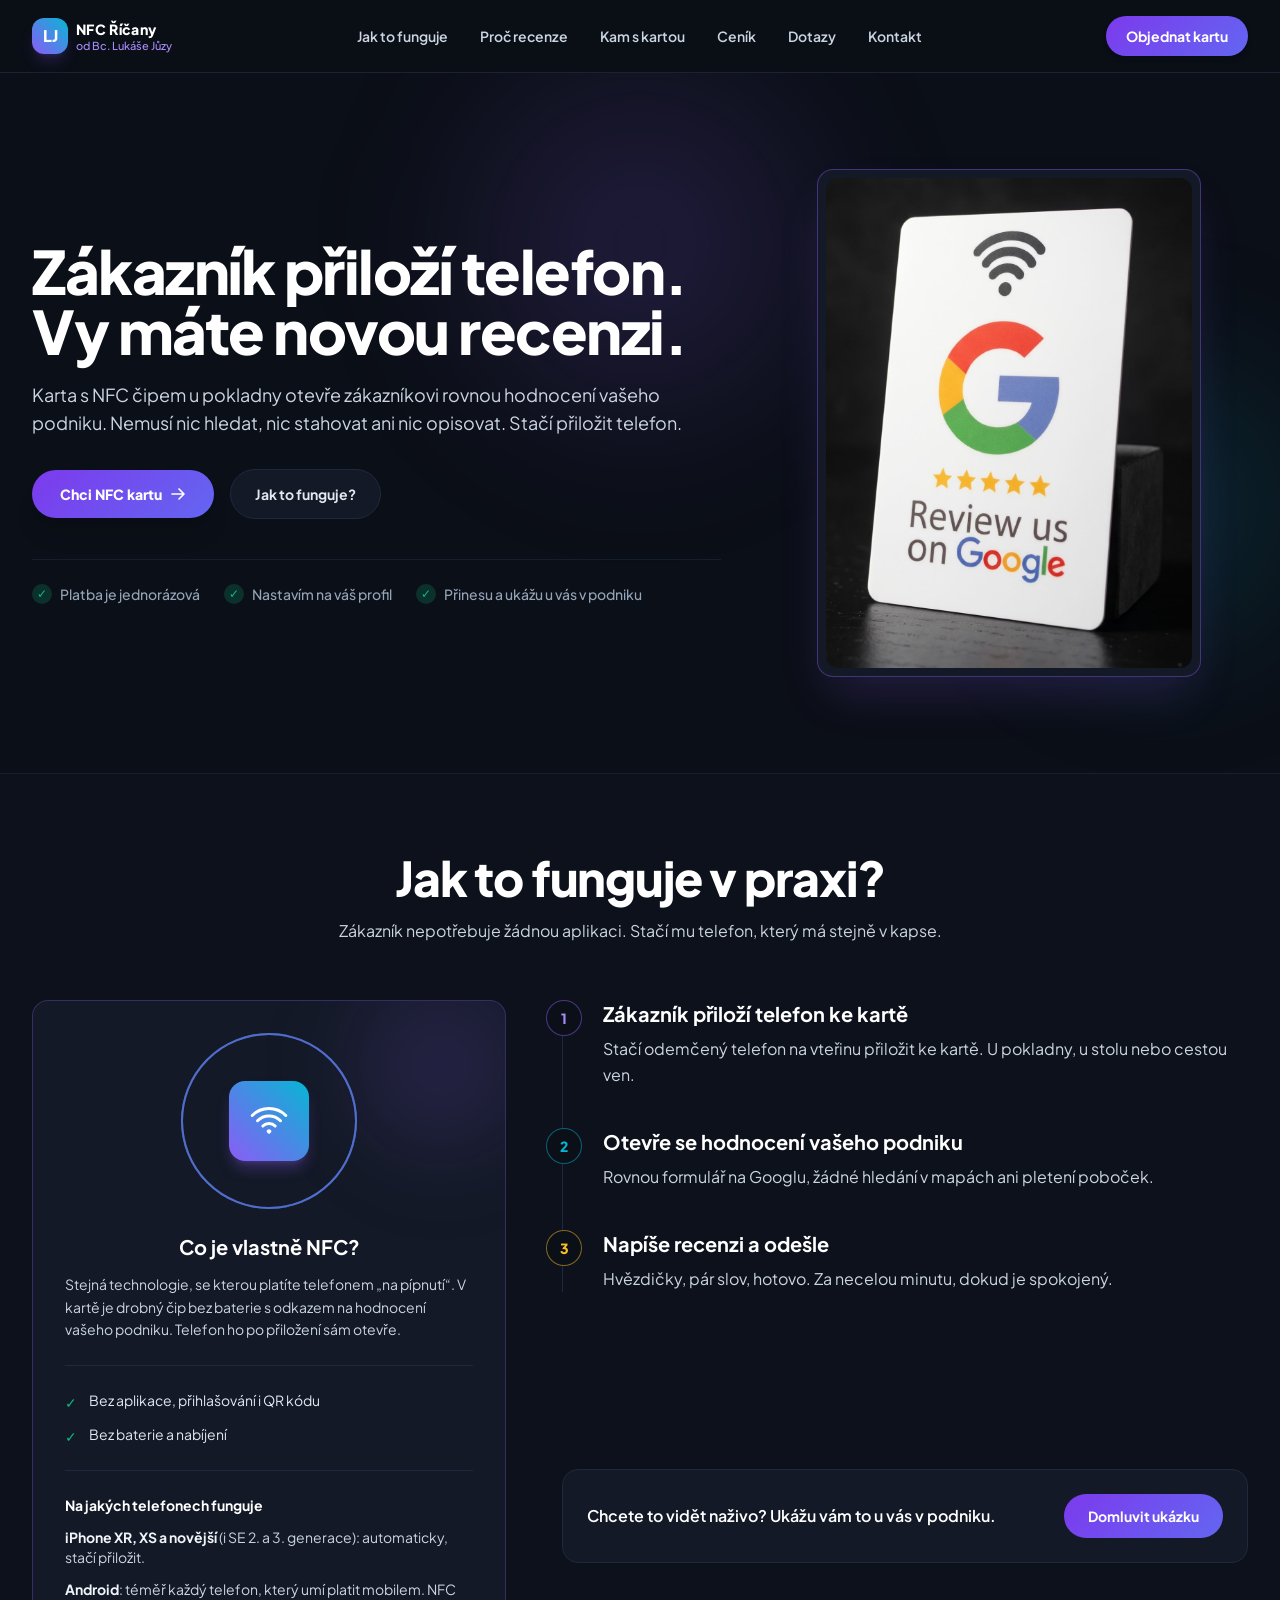
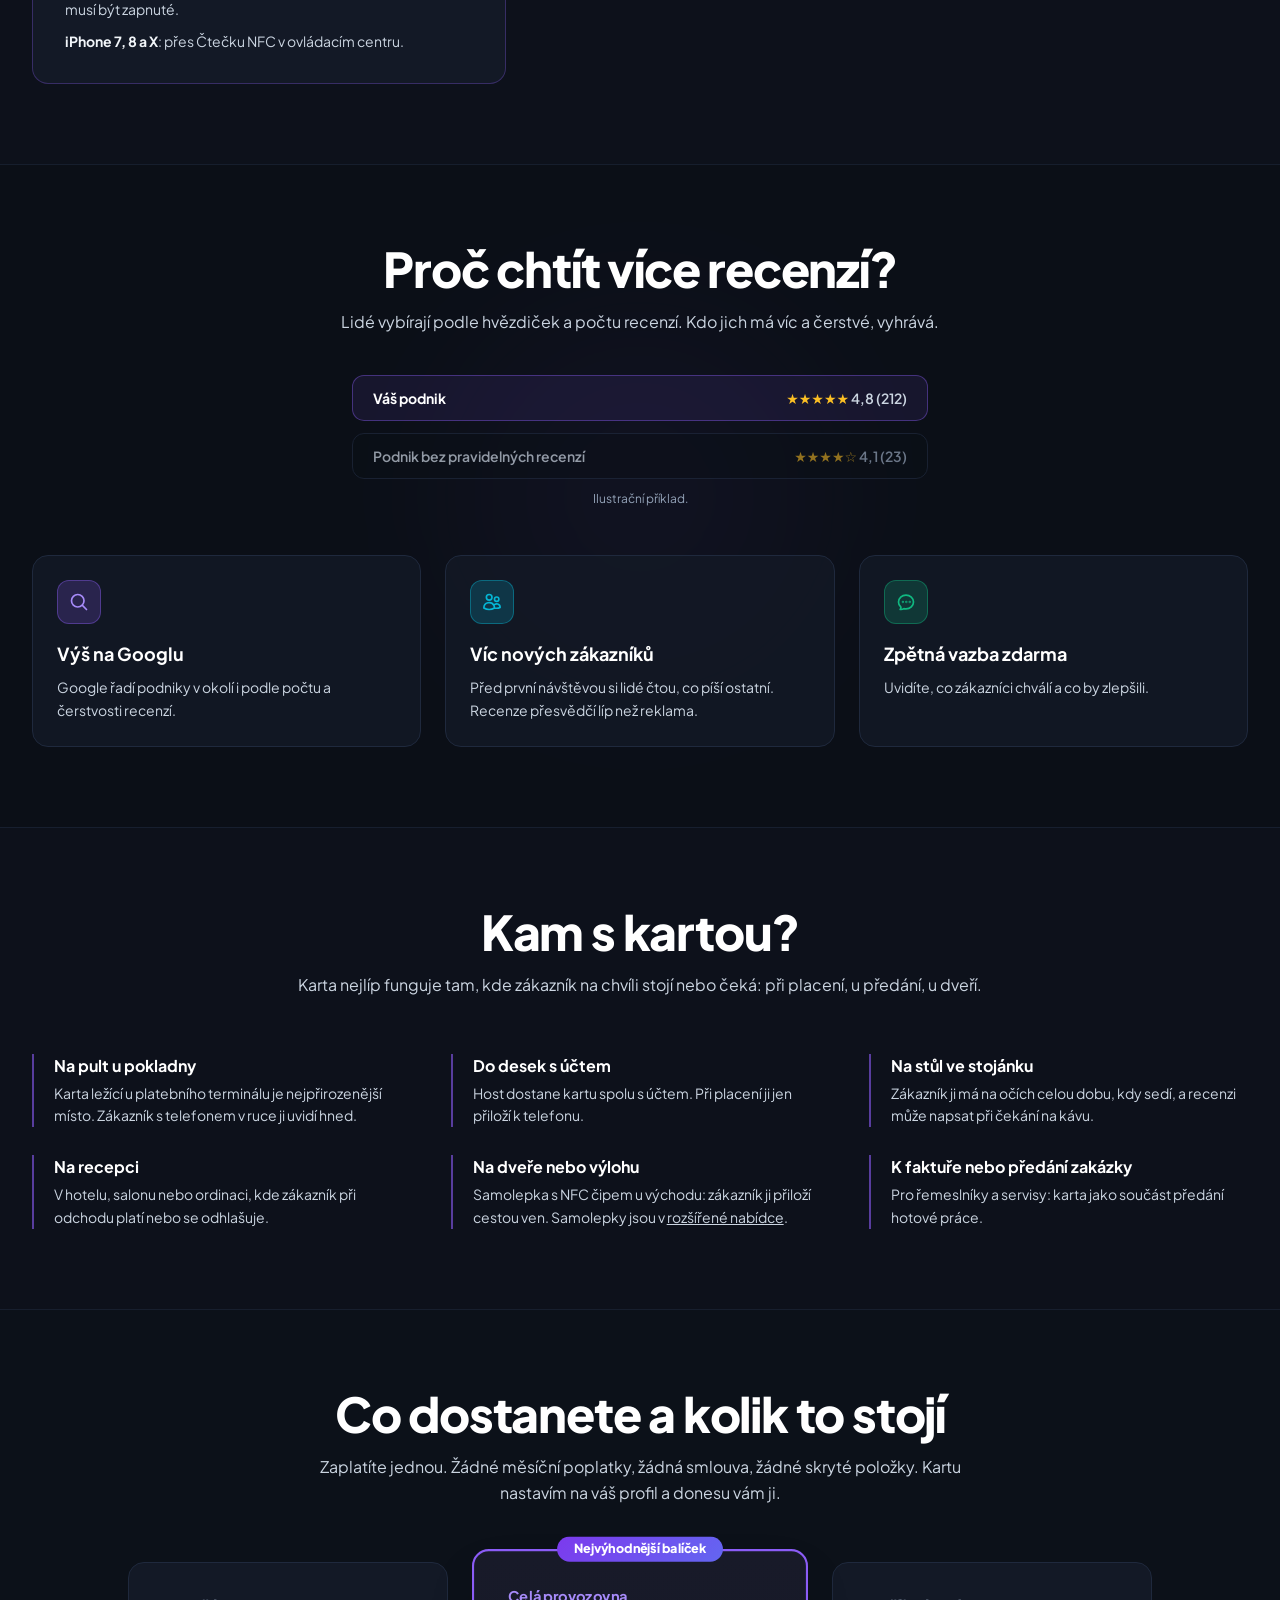
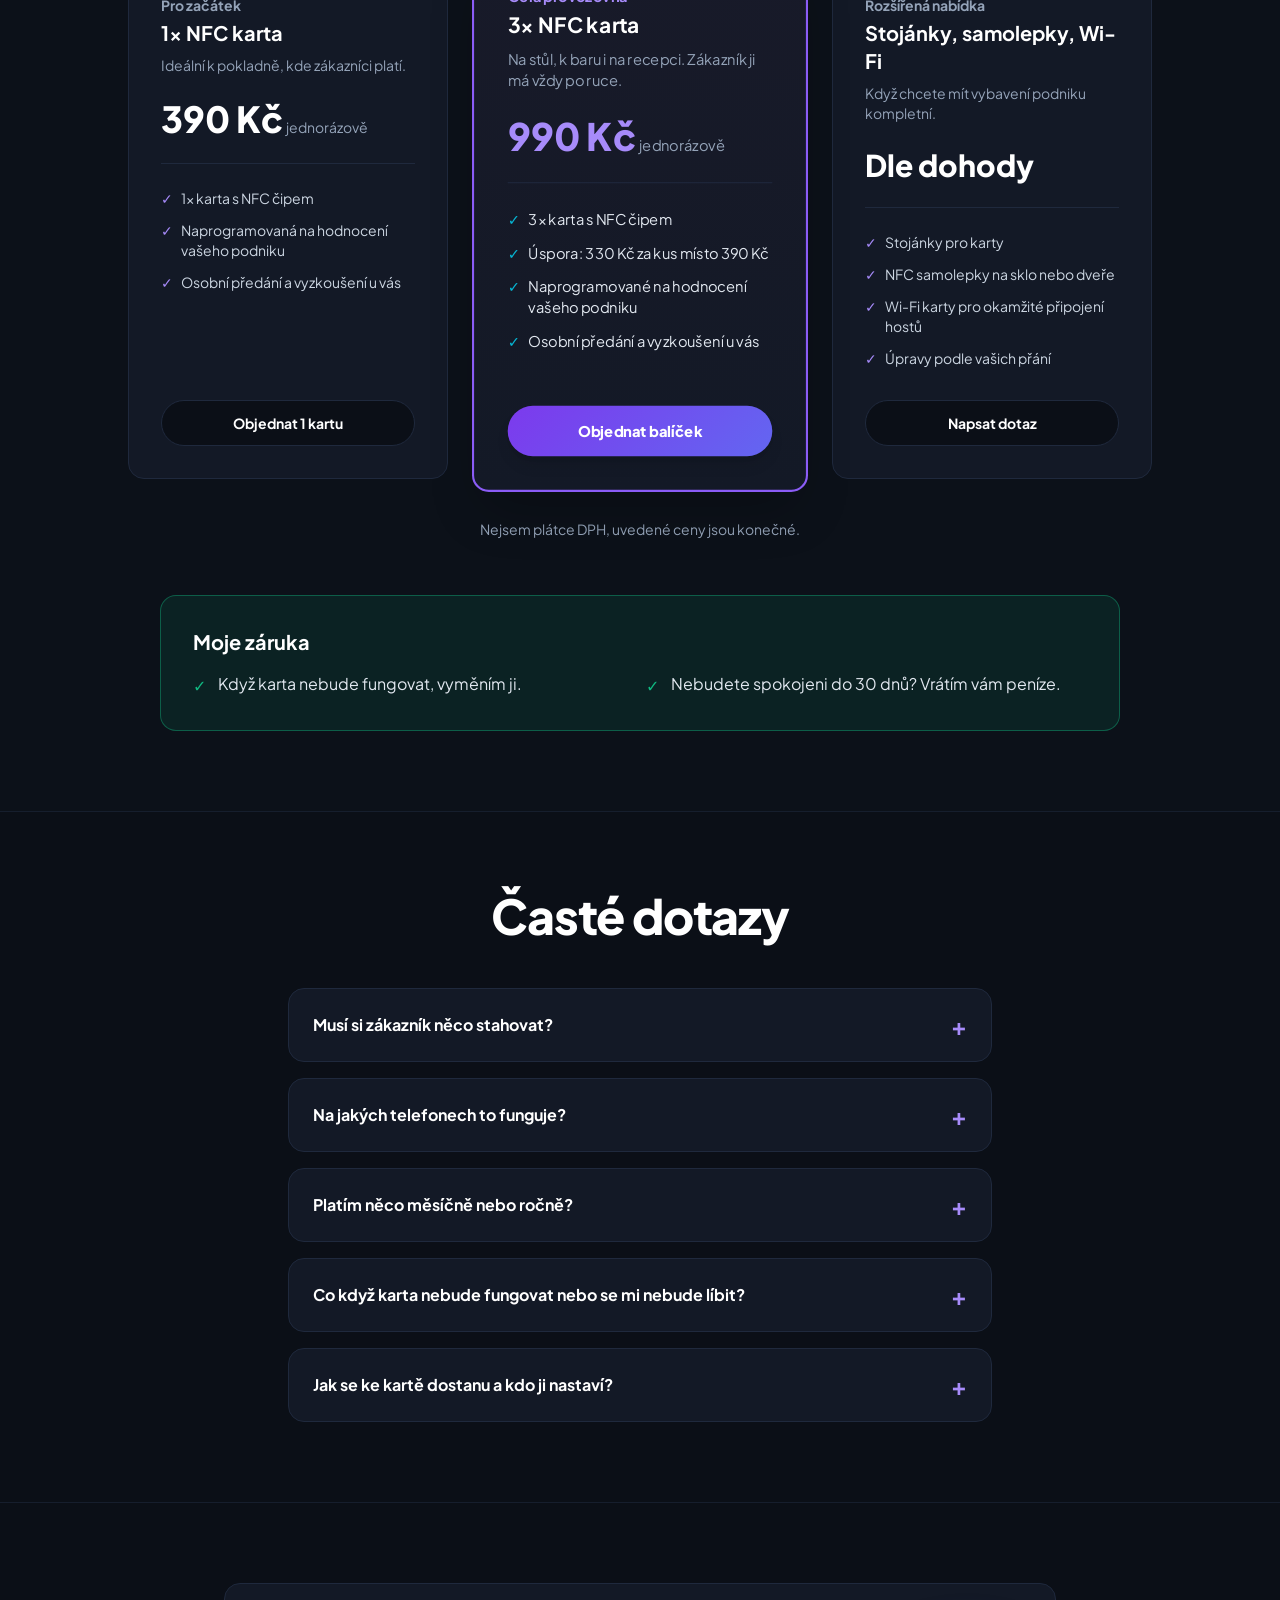
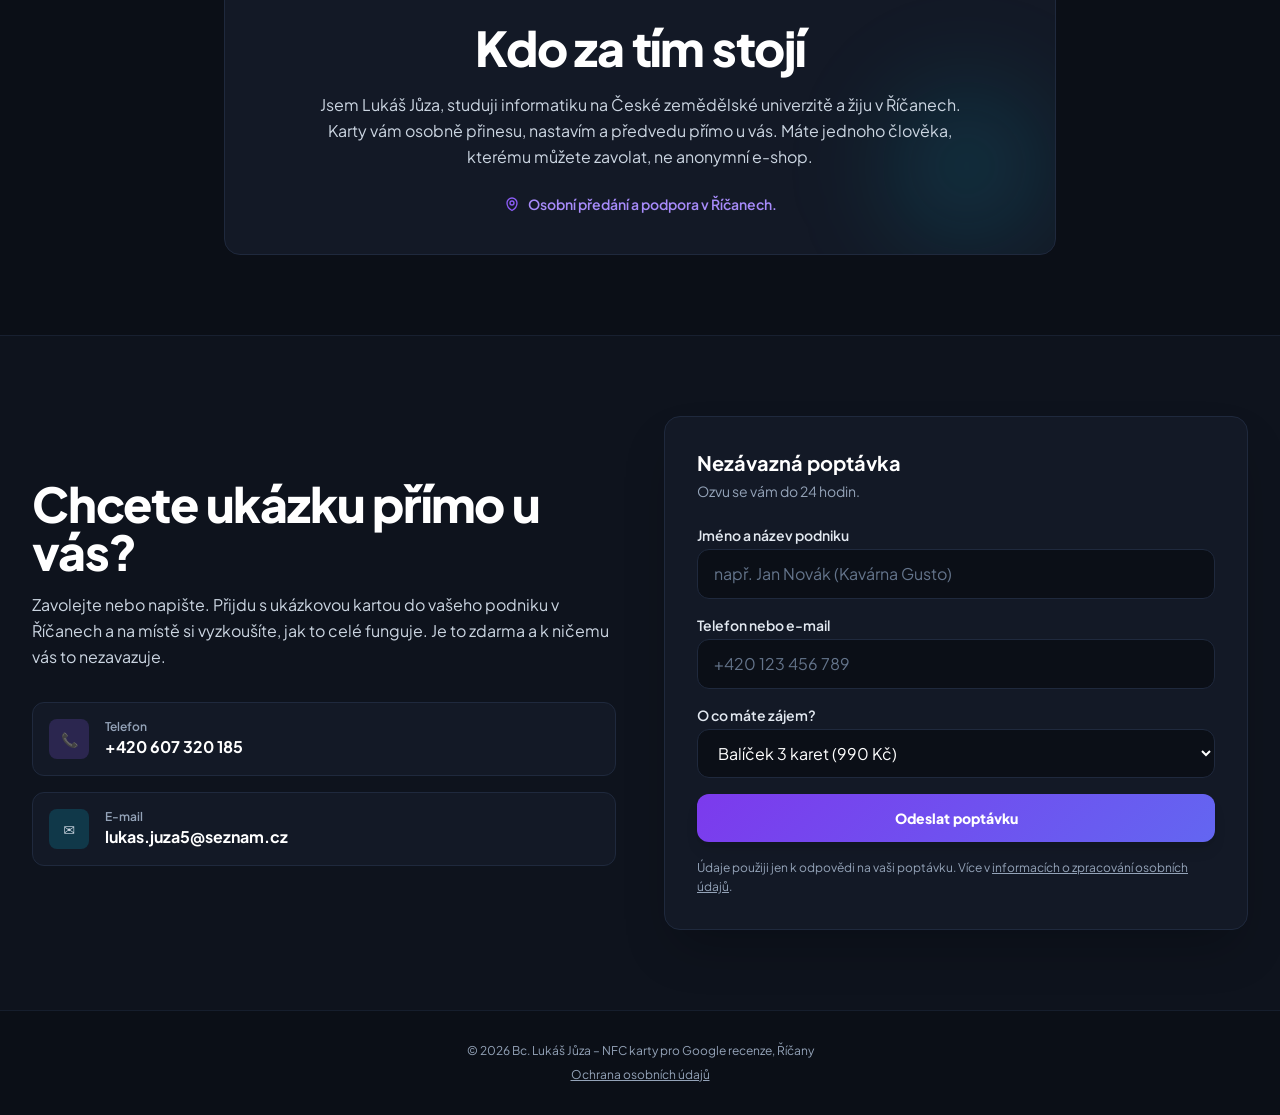
<file: index.html>
<!DOCTYPE html>
<html lang="cs" class="scroll-smooth">
<head>
  <meta charset="UTF-8">
  <meta name="viewport" content="width=device-width, initial-scale=1, viewport-fit=cover">
  <title>NFC karty pro Google recenze v Říčanech | Bc. Lukáš Jůza</title>
  <meta name="description" content="Karta s NFC čipem, která zákazníka jedním přiložením telefonu pošle rovnou na hodnocení vašeho podniku na Googlu. Bez aplikace a bez měsíčních poplatků. Říčany a okolí.">
  <meta property="og:title" content="NFC karty pro Google recenze | Říčany">
  <meta property="og:description" content="Zákazník přiloží telefon ke kartě a o pár vteřin později píše recenzi. Jednorázová cena, osobní nastavení u vás v podniku.">
  <meta property="og:type" content="website">
  <meta name="theme-color" content="#0B0F17">
  <link rel="icon" href="data:image/svg+xml,%3Csvg xmlns='http://www.w3.org/2000/svg' viewBox='0 0 64 64'%3E%3Crect width='64' height='64' rx='14' fill='%238B5CF6'/%3E%3Ctext x='32' y='42' font-size='28' font-weight='800' text-anchor='middle' fill='white' font-family='Arial'%3ELJ%3C/text%3E%3C/svg%3E">
  <link rel="canonical" href="https://nfctags.vercel.app/">
  <meta property="og:url" content="https://nfctags.vercel.app/">
  <meta property="og:image" content="https://nfctags.vercel.app/nfc-card.jpeg">
  <meta property="og:image:width" content="1530">
  <meta property="og:image:height" content="2048">
  <meta property="og:locale" content="cs_CZ">
  <script type="application/ld+json">
  {"@context":"https://schema.org","@type":"LocalBusiness","name":"NFC Říčany – Lukáš Jůza","description":"NFC karty, které zákazníky jedním přiložením telefonu pošlou na hodnocení podniku na Googlu.","telephone":"+420607320185","email":"lukas.juza5@seznam.cz","address":{"@type":"PostalAddress","addressLocality":"Říčany","addressCountry":"CZ"},"areaServed":{"@type":"City","name":"Říčany"},"makesOffer":[{"@type":"Offer","name":"1× NFC karta pro Google recenze","price":"390","priceCurrency":"CZK"},{"@type":"Offer","name":"3× NFC karta pro Google recenze","price":"990","priceCurrency":"CZK"}]}
  </script>
  <link rel="preload" href="fonts/plus-jakarta-sans-latin-wght-normal.woff2" as="font" type="font/woff2" crossorigin>
  <link rel="stylesheet" href="styles.css">
</head>

<body class="bg-brand-bg font-sans text-slate-300 antialiased selection:bg-brand-purple selection:text-white">

  <!-- ===== NAVIGATION ===== -->
  <header class="sticky top-0 z-50 border-b border-brand-cardBorder/80 bg-brand-bg/80 backdrop-blur-md">
    <nav class="mx-auto flex max-w-7xl items-center justify-between px-5 py-4 lg:px-8" aria-label="Hlavní navigace">
      <a href="#" class="flex items-center gap-2" aria-label="NFC Říčany – nahoru">
        <span class="flex h-9 w-9 items-center justify-center rounded-xl bg-gradient-to-tr from-brand-purple to-brand-cyan text-base font-extrabold text-white shadow-lg shadow-brand-purple/20">LJ</span>
        <span class="leading-tight">
          <span class="block text-sm font-extrabold tracking-wide text-white">NFC Říčany</span>
          <span class="block text-[11px] font-medium text-brand-purpleSoft">od Bc. Lukáše Jůzy</span>
        </span>
      </a>

      <div class="hidden items-center gap-8 text-sm font-semibold md:flex">
        <a href="#jak-to-funguje" class="transition-colors hover:text-white">Jak to funguje</a>
        <a href="#vyhody" class="transition-colors hover:text-white">Proč recenze</a>
        <a href="#pouziti" class="transition-colors hover:text-white">Kam s kartou</a>
        <a href="#cenik" class="transition-colors hover:text-white">Ceník</a>
        <a href="#dotazy" class="transition-colors hover:text-white">Dotazy</a>
        <a href="#kontakt" class="transition-colors hover:text-white">Kontakt</a>
      </div>

      <a href="#cenik" class="purple-btn-gradient hidden rounded-full px-5 py-2.5 text-sm font-bold text-white shadow-md transition-all md:inline-block">
        Objednat kartu
      </a>

      <button id="menu-btn" type="button" aria-expanded="false" aria-controls="mobile-menu" aria-label="Otevřít menu" class="flex h-11 w-11 items-center justify-center rounded-xl border border-brand-cardBorder text-white md:hidden">
        <svg class="h-6 w-6" fill="none" stroke="currentColor" stroke-width="2" viewBox="0 0 24 24" aria-hidden="true"><path stroke-linecap="round" stroke-linejoin="round" d="M4 7h16M4 12h16M4 17h16"/></svg>
      </button>
    </nav>
    <div id="mobile-menu" class="hidden border-t border-brand-cardBorder/80 bg-brand-bg px-5 pb-5 md:hidden">
      <div class="flex flex-col text-base font-semibold text-slate-200">
        <a href="#jak-to-funguje" class="border-b border-brand-cardBorder/60 py-4">Jak to funguje</a>
        <a href="#vyhody" class="border-b border-brand-cardBorder/60 py-4">Proč recenze</a>
        <a href="#pouziti" class="border-b border-brand-cardBorder/60 py-4">Kam s kartou</a>
        <a href="#cenik" class="border-b border-brand-cardBorder/60 py-4">Ceník</a>
        <a href="#dotazy" class="border-b border-brand-cardBorder/60 py-4">Dotazy</a>
        <a href="#kontakt" class="py-4">Kontakt</a>
      </div>
    </div>
  </header>

  <main>

    <!-- ===== HERO ===== -->
    <section class="relative overflow-hidden pb-14 pt-6 lg:py-24" aria-labelledby="hero-title">
      <div class="glow-purple pointer-events-none absolute -top-20 left-1/2 h-[500px] w-[500px] -translate-x-1/2 rounded-full blur-3xl" aria-hidden="true"></div>
      <div class="glow-cyan pointer-events-none absolute top-1/3 -right-20 h-[400px] w-[400px] rounded-full blur-3xl" aria-hidden="true"></div>

      <div class="relative mx-auto max-w-7xl px-5 lg:px-8">
        <div class="grid gap-12 lg:grid-cols-12 lg:items-center">

          <div class="text-center lg:col-span-7 lg:text-left">
            <h1 class="text-4xl font-extrabold leading-[1.1] tracking-tight text-white sm:text-5xl lg:text-6xl">
              Zákazník přiloží telefon. Vy máte novou recenzi.
            </h1>

            <p class="mx-auto mt-5 max-w-2xl text-base leading-relaxed text-slate-300 sm:text-lg lg:mx-0">
              Karta s NFC čipem u pokladny otevře zákazníkovi rovnou hodnocení vašeho podniku. Nemusí nic hledat, nic stahovat ani nic opisovat. Stačí přiložit telefon.
            </p>

            <!-- Obrázek na mobilu nad tlačítky; na desktopu je v pravém sloupci -->
            <div class="mx-auto mt-8 w-full max-w-[13rem] lg:hidden">
              <div class="overflow-hidden rounded-2xl border border-brand-purple/40 bg-brand-card p-2 shadow-2xl shadow-brand-purple/20">
                <div class="overflow-hidden rounded-xl">
                  <img src="nfc-card.jpeg" alt="NFC karta pro Google recenze" width="1530" height="2048" fetchpriority="high" class="h-auto w-full origin-[52%_51%] scale-[1.45] object-cover">
                </div>
              </div>
            </div>

            <div class="mt-8 flex flex-wrap items-center justify-center gap-4 lg:justify-start">
              <a href="#cenik" class="purple-btn-gradient inline-flex items-center gap-2 rounded-full px-7 py-3.5 text-sm font-extrabold text-white shadow-xl transition-all">
                Chci NFC kartu
                <svg class="h-4 w-4" fill="none" stroke="currentColor" stroke-width="2.5" viewBox="0 0 24 24" aria-hidden="true"><path stroke-linecap="round" stroke-linejoin="round" d="M13.5 4.5L21 12m0 0l-7.5 7.5M21 12H3"/></svg>
              </a>
              <a href="#jak-to-funguje" class="inline-flex items-center gap-2 rounded-full border border-brand-cardBorder bg-brand-card px-6 py-3.5 text-sm font-bold text-slate-200 transition-all hover:border-brand-purple hover:text-white">
                Jak to funguje?
              </a>
            </div>

            <ul class="mt-10 flex flex-wrap items-center justify-center gap-x-6 gap-y-3 border-t border-brand-cardBorder/60 pt-6 text-sm font-medium text-slate-400 lg:justify-start">
              <li class="flex items-center gap-2">
                <span class="flex h-5 w-5 items-center justify-center rounded-full bg-brand-emerald/20 text-xs font-bold text-brand-emerald" aria-hidden="true">✓</span>
                Platba je jednorázová
              </li>
              <li class="flex items-center gap-2">
                <span class="flex h-5 w-5 items-center justify-center rounded-full bg-brand-emerald/20 text-xs font-bold text-brand-emerald" aria-hidden="true">✓</span>
                Nastavím na váš profil
              </li>
              <li class="flex items-center gap-2">
                <span class="flex h-5 w-5 items-center justify-center rounded-full bg-brand-emerald/20 text-xs font-bold text-brand-emerald" aria-hidden="true">✓</span>
                Přinesu a ukážu u vás v podniku
              </li>
            </ul>
          </div>

          <div class="hidden justify-center lg:col-span-5 lg:flex">
            <div class="relative w-full max-w-sm">
              <div class="relative overflow-hidden rounded-2xl border border-brand-purple/40 bg-brand-card p-2 shadow-2xl shadow-brand-purple/20 transition-transform duration-300 hover:scale-[1.02]">
                <div class="overflow-hidden rounded-xl">
                  <img src="nfc-card.jpeg" alt="" width="1530" height="2048" class="h-auto w-full origin-[52%_51%] scale-[1.45] object-cover">
                </div>
              </div>
            </div>
          </div>

        </div>
      </div>
    </section>

    <!-- ===== HOW IT WORKS: explainer panel + vertical timeline ===== -->
    <section id="jak-to-funguje" class="border-t border-brand-cardBorder/60 bg-brand-card/30 py-20" aria-labelledby="jak-title">
      <div class="mx-auto max-w-7xl px-5 lg:px-8">

        <div class="mx-auto max-w-2xl text-center">
          <h2 id="jak-title" class="text-3xl font-extrabold leading-tight tracking-tight text-white sm:text-4xl lg:text-5xl">Jak to funguje v praxi?</h2>
          <p class="mt-4 text-base leading-relaxed text-slate-300">
            Zákazník nepotřebuje žádnou aplikaci. Stačí mu telefon, který má stejně v kapse.
          </p>
        </div>

        <!-- Mobil: kroky → NFC panel → ukázka. Desktop: NFC panel vlevo, kroky a ukázka vpravo. -->
        <div class="mt-14 grid gap-10 lg:grid-cols-12 lg:gap-14">

          <!-- Steps as vertical timeline -->
          <div class="lg:col-span-7 lg:col-start-6 lg:row-start-1">
            <ol class="relative space-y-10 border-l border-brand-cardBorder pl-10">

              <li class="relative">
                <span class="absolute -left-[3.55rem] flex h-9 w-9 items-center justify-center rounded-full border border-brand-purple/50 bg-brand-bg text-sm font-extrabold text-brand-purpleSoft">1</span>
                <h3 class="text-xl font-bold text-white">Zákazník přiloží telefon ke kartě</h3>
                <p class="mt-2 text-base leading-relaxed text-slate-300">
                  Stačí odemčený telefon na vteřinu přiložit ke kartě. U pokladny, u stolu nebo cestou ven.
                </p>
              </li>

              <li class="relative">
                <span class="absolute -left-[3.55rem] flex h-9 w-9 items-center justify-center rounded-full border border-brand-cyan/50 bg-brand-bg text-sm font-extrabold text-brand-cyan">2</span>
                <h3 class="text-xl font-bold text-white">Otevře se hodnocení vašeho podniku</h3>
                <p class="mt-2 text-base leading-relaxed text-slate-300">
                  Rovnou formulář na Googlu, žádné hledání v mapách ani pletení poboček.
                </p>
              </li>

              <li class="relative">
                <span class="absolute -left-[3.55rem] flex h-9 w-9 items-center justify-center rounded-full border border-amber-400/50 bg-brand-bg text-sm font-extrabold text-amber-400">3</span>
                <h3 class="text-xl font-bold text-white">Napíše recenzi a odešle</h3>
                <p class="mt-2 text-base leading-relaxed text-slate-300">
                  Hvězdičky, pár slov, hotovo. Za necelou minutu, dokud je spokojený.
                </p>
              </li>

            </ol>
          </div>

          <!-- What is NFC -->
          <div class="lg:col-span-5 lg:col-start-1 lg:row-span-2 lg:row-start-1">
            <div class="relative overflow-hidden rounded-2xl border border-brand-purple/30 bg-brand-card p-8 lg:sticky lg:top-28">
              <div class="glow-purple pointer-events-none absolute -top-16 -right-16 h-64 w-64 rounded-full blur-2xl" aria-hidden="true"></div>

              <!-- NFC visual -->
              <div class="relative mx-auto flex h-44 w-44 items-center justify-center" aria-hidden="true">
                <span class="nfc-ring absolute inset-0 rounded-full border-2 border-brand-purple/50"></span>
                <span class="nfc-ring nfc-ring-2 absolute inset-0 rounded-full border-2 border-brand-cyan/50"></span>
                <span class="nfc-ring nfc-ring-3 absolute inset-0 rounded-full border-2 border-brand-purple/40"></span>
                <span class="relative flex h-20 w-20 items-center justify-center rounded-2xl bg-gradient-to-tr from-brand-purple to-brand-cyan shadow-lg shadow-brand-purple/30">
                  <svg class="h-10 w-10 text-white" fill="none" stroke="currentColor" stroke-width="1.8" viewBox="0 0 24 24"><path stroke-linecap="round" stroke-linejoin="round" d="M8.288 15.038a5.25 5.25 0 017.424 0M5.106 11.856c3.807-3.808 9.98-3.808 13.788 0M1.924 8.674c5.565-5.565 14.587-5.565 20.152 0M12.53 18.22l-.53.53-.53-.53a.75.75 0 011.06 0z"/></svg>
                </span>
              </div>

              <h3 class="relative mt-6 text-center text-xl font-bold text-white">Co je vlastně NFC?</h3>
              <p class="relative mt-3 text-sm leading-relaxed text-slate-300">
                Stejná technologie, se kterou platíte telefonem „na pípnutí“. V kartě je drobný čip bez baterie s odkazem na hodnocení vašeho podniku. Telefon ho po přiložení sám otevře.
              </p>

              <ul class="relative mt-6 space-y-3 border-t border-brand-cardBorder pt-6 text-sm text-slate-200">
                <li class="flex items-start gap-3"><span class="mt-0.5 text-brand-emerald" aria-hidden="true">✓</span> Bez aplikace, přihlašování i QR kódu</li>
                <li class="flex items-start gap-3"><span class="mt-0.5 text-brand-emerald" aria-hidden="true">✓</span> Bez baterie a nabíjení</li>
              </ul>

              <h4 class="relative mt-6 border-t border-brand-cardBorder pt-6 text-sm font-bold text-white">Na jakých telefonech funguje</h4>
              <ul class="relative mt-3 space-y-3 text-sm text-slate-300">
                <li><strong class="text-slate-100">iPhone XR, XS a novější</strong> (i SE 2. a 3. generace): automaticky, stačí přiložit.</li>
                <li><strong class="text-slate-100">Android</strong>: téměř každý telefon, který umí platit mobilem. NFC musí být zapnuté.</li>
                <li><strong class="text-slate-100">iPhone 7, 8 a X</strong>: přes Čtečku NFC v ovládacím centru.</li>
              </ul>
            </div>
          </div>

          <div class="flex flex-col items-start gap-4 rounded-2xl border border-brand-cardBorder bg-brand-card p-6 sm:flex-row sm:items-center sm:justify-between lg:col-span-7 lg:col-start-6 lg:row-start-2 lg:self-start">
            <p class="text-base font-semibold text-white">Chcete to vidět naživo? Ukážu vám to u vás v podniku.</p>
            <a href="#kontakt" class="purple-btn-gradient shrink-0 rounded-full px-6 py-3 text-sm font-bold text-white transition-all">Domluvit ukázku</a>
          </div>

        </div>
      </div>
    </section>

    <!-- ===== BENEFITS ===== -->
    <section id="vyhody" class="relative overflow-hidden border-t border-brand-cardBorder/60 bg-brand-bg py-20" aria-labelledby="vyhody-title">
      <div class="glow-purple pointer-events-none absolute top-1/2 left-1/2 h-[500px] w-[600px] -translate-x-1/2 -translate-y-1/2 rounded-full opacity-30 blur-3xl" aria-hidden="true"></div>

      <div class="relative mx-auto max-w-7xl px-5 lg:px-8">

        <div class="mx-auto max-w-3xl text-center">
          <h2 id="vyhody-title" class="text-3xl font-extrabold leading-tight tracking-tight text-white sm:text-4xl lg:text-5xl">Proč chtít více recenzí?</h2>
          <p class="mt-4 text-base leading-relaxed text-slate-300">
            Lidé vybírají podle hvězdiček a počtu recenzí. Kdo jich má víc a čerstvé, vyhrává.
          </p>
        </div>

        <!-- Ukázka srovnání ve vyhledávání -->
        <div class="mx-auto mt-10 max-w-xl space-y-3" role="img" aria-label="Ilustrační ukázka: podnik s více recenzemi je ve výsledcích výš">
          <div class="flex flex-col gap-1 rounded-xl border border-brand-purple/40 bg-brand-purple/10 px-5 py-3 sm:flex-row sm:items-center sm:justify-between">
            <span class="text-sm font-bold text-white">Váš podnik</span>
            <span class="text-sm font-semibold text-amber-400">★★★★★ <span class="text-slate-300">4,8 (212)</span></span>
          </div>
          <div class="flex flex-col gap-1 rounded-xl border border-brand-cardBorder bg-brand-bg/60 px-5 py-3 opacity-70 sm:flex-row sm:items-center sm:justify-between">
            <span class="text-sm font-semibold text-slate-300">Podnik bez pravidelných recenzí</span>
            <span class="text-sm font-semibold text-amber-400/80">★★★★☆ <span class="text-slate-400">4,1 (23)</span></span>
          </div>
          <p class="text-center text-xs text-slate-400">Ilustrační příklad.</p>
        </div>

        <div class="mt-12 grid gap-6 md:grid-cols-3">

          <article class="rounded-2xl border border-brand-cardBorder bg-brand-card/80 p-6">
            <span class="flex h-11 w-11 items-center justify-center rounded-xl border border-brand-purple/40 bg-brand-purple/20 text-brand-purpleSoft" aria-hidden="true">
              <svg class="h-5 w-5" fill="none" stroke="currentColor" stroke-width="2" viewBox="0 0 24 24"><path stroke-linecap="round" stroke-linejoin="round" d="M21 21l-5.197-5.197m0 0A7.5 7.5 0 105.196 5.196a7.5 7.5 0 0010.607 10.607z"/></svg>
            </span>
            <h3 class="mt-4 text-lg font-bold text-white">Výš na Googlu</h3>
            <p class="mt-2 text-sm leading-relaxed text-slate-300">Google řadí podniky v okolí i podle počtu a čerstvosti recenzí.</p>
          </article>

          <article class="rounded-2xl border border-brand-cardBorder bg-brand-card/80 p-6">
            <span class="flex h-11 w-11 items-center justify-center rounded-xl border border-brand-cyan/40 bg-brand-cyan/20 text-brand-cyan" aria-hidden="true">
              <svg class="h-5 w-5" fill="none" stroke="currentColor" stroke-width="2" viewBox="0 0 24 24"><path stroke-linecap="round" stroke-linejoin="round" d="M15 19.128a9.38 9.38 0 002.625.372 9.337 9.337 0 004.121-.952 4.125 4.125 0 00-7.533-2.493M15 19.128v-.003c0-1.113-.285-2.16-.786-3.07M15 19.128v.106A12.318 12.318 0 018.624 21c-2.331 0-4.512-.645-6.374-1.766l-.001-.109a6.375 6.375 0 0111.964-3.07M12 6.375a3.375 3.375 0 11-6.75 0 3.375 3.375 0 016.75 0zm8.25 2.25a2.625 2.625 0 11-5.25 0 2.625 2.625 0 015.25 0z"/></svg>
            </span>
            <h3 class="mt-4 text-lg font-bold text-white">Víc nových zákazníků</h3>
            <p class="mt-2 text-sm leading-relaxed text-slate-300">Před první návštěvou si lidé čtou, co píší ostatní. Recenze přesvědčí líp než reklama.</p>
          </article>

          <article class="rounded-2xl border border-brand-cardBorder bg-brand-card/80 p-6">
            <span class="flex h-11 w-11 items-center justify-center rounded-xl border border-brand-emerald/40 bg-brand-emerald/20 text-brand-emerald" aria-hidden="true">
              <svg class="h-5 w-5" fill="none" stroke="currentColor" stroke-width="2" viewBox="0 0 24 24"><path stroke-linecap="round" stroke-linejoin="round" d="M8.625 12a.375.375 0 11-.75 0 .375.375 0 01.75 0zm4.125 0a.375.375 0 11-.75 0 .375.375 0 01.75 0zm4.125 0a.375.375 0 11-.75 0 .375.375 0 01.75 0zM21 12c0 4.556-4.03 8.25-9 8.25a9.764 9.764 0 01-2.555-.337A5.972 5.972 0 015.41 20.97a5.969 5.969 0 01-.474-.065 4.48 4.48 0 00.978-2.025c.09-.457-.133-.901-.467-1.226C3.93 16.178 3 14.189 3 12c0-4.556 4.03-8.25 9-8.25s9 3.694 9 8.25z"/></svg>
            </span>
            <h3 class="mt-4 text-lg font-bold text-white">Zpětná vazba zdarma</h3>
            <p class="mt-2 text-sm leading-relaxed text-slate-300">Uvidíte, co zákazníci chválí a co by zlepšili.</p>
          </article>

        </div>
      </div>
    </section>

    <!-- ===== USE CASES ===== -->
    <section id="pouziti" class="border-t border-brand-cardBorder/60 bg-brand-card/30 py-20" aria-labelledby="pouziti-title">
      <div class="mx-auto max-w-7xl px-5 lg:px-8">
        <div class="mx-auto max-w-3xl text-center">
          <h2 id="pouziti-title" class="text-3xl font-extrabold leading-tight tracking-tight text-white sm:text-4xl lg:text-5xl">Kam s kartou?</h2>
          <p class="mt-4 text-base leading-relaxed text-slate-300">Karta nejlíp funguje tam, kde zákazník na chvíli stojí nebo čeká: při placení, u předání, u dveří.</p>
        </div>

        <ul class="mt-14 grid gap-x-10 gap-y-7 sm:grid-cols-2 lg:grid-cols-3"><li class="border-l-2 border-brand-purple/60 pl-5"><h4 class="text-base font-bold text-white">Na pult u pokladny</h4><p class="mt-1 text-sm leading-relaxed text-slate-300">Karta ležící u platebního terminálu je nejpřirozenější místo. Zákazník s telefonem v ruce ji uvidí hned.</p></li><li class="border-l-2 border-brand-purple/60 pl-5"><h4 class="text-base font-bold text-white">Do desek s účtem</h4><p class="mt-1 text-sm leading-relaxed text-slate-300">Host dostane kartu spolu s účtem. Při placení ji jen přiloží k telefonu.</p></li><li class="border-l-2 border-brand-purple/60 pl-5"><h4 class="text-base font-bold text-white">Na stůl ve stojánku</h4><p class="mt-1 text-sm leading-relaxed text-slate-300">Zákazník ji má na očích celou dobu, kdy sedí, a recenzi může napsat při čekání na kávu.</p></li><li class="border-l-2 border-brand-purple/60 pl-5"><h4 class="text-base font-bold text-white">Na recepci</h4><p class="mt-1 text-sm leading-relaxed text-slate-300">V hotelu, salonu nebo ordinaci, kde zákazník při odchodu platí nebo se odhlašuje.</p></li><li class="border-l-2 border-brand-purple/60 pl-5"><h4 class="text-base font-bold text-white">Na dveře nebo výlohu</h4><p class="mt-1 text-sm leading-relaxed text-slate-300">Samolepka s NFC čipem u východu: zákazník ji přiloží cestou ven. Samolepky jsou v <a href="#cenik" class="underline hover:text-white">rozšířené nabídce</a>.</p></li><li class="border-l-2 border-brand-purple/60 pl-5"><h4 class="text-base font-bold text-white">K faktuře nebo předání zakázky</h4><p class="mt-1 text-sm leading-relaxed text-slate-300">Pro řemeslníky a servisy: karta jako součást předání hotové práce.</p></li></ul>
      </div>
    </section>

    <!-- ===== PRICING ===== -->
    <section id="cenik" class="border-t border-brand-cardBorder/60 bg-brand-card/20 py-20" aria-labelledby="cenik-title">
      <div class="mx-auto max-w-7xl px-5 lg:px-8">

        <div class="mx-auto max-w-2xl text-center">
          <h2 id="cenik-title" class="text-3xl font-extrabold leading-tight tracking-tight text-white sm:text-4xl lg:text-5xl">Co dostanete a kolik to stojí</h2>
          <p class="mt-4 text-base leading-relaxed text-slate-300">
            Zaplatíte jednou. Žádné měsíční poplatky, žádná smlouva, žádné skryté položky. Kartu nastavím na váš profil a donesu vám ji.
          </p>
        </div>

        <div class="mx-auto mt-14 grid max-w-5xl gap-8 md:grid-cols-3">

          <!-- Single -->
          <div class="flex flex-col justify-between rounded-2xl border border-brand-cardBorder bg-brand-card p-8">
            <div>
              <p class="text-sm font-bold text-slate-400">Pro začátek</p>
              <h3 class="mt-1 text-xl font-bold text-white">1× NFC karta</h3>
              <p class="mt-2 text-sm text-slate-400">Ideální k pokladně, kde zákazníci platí.</p>

              <p class="my-6">
                <span class="text-4xl font-extrabold text-white">390 Kč</span>
                <span class="text-sm text-slate-400"> jednorázově</span>
              </p>

              <ul class="space-y-3 border-t border-brand-cardBorder pt-6 text-sm text-slate-300">
                <li class="flex items-start gap-2"><span class="font-bold text-brand-purpleSoft" aria-hidden="true">✓</span> 1× karta s NFC čipem</li>
                <li class="flex items-start gap-2"><span class="font-bold text-brand-purpleSoft" aria-hidden="true">✓</span> Naprogramovaná na hodnocení vašeho podniku</li>
                <li class="flex items-start gap-2"><span class="font-bold text-brand-purpleSoft" aria-hidden="true">✓</span> Osobní předání a vyzkoušení u vás</li>
              </ul>
            </div>
            <a href="#kontakt" class="mt-8 block rounded-full border border-brand-cardBorder bg-brand-bg py-3 text-center text-sm font-bold text-white transition-all hover:border-brand-purple">
              Objednat 1 kartu
            </a>
          </div>

          <!-- Bundle (featured) -->
          <div class="relative order-first flex flex-col justify-between rounded-2xl border-2 border-brand-purple md:order-none bg-gradient-to-b from-[#181A29] to-brand-card p-8 shadow-2xl md:scale-105">
            <span class="purple-btn-gradient absolute -top-3.5 left-1/2 -translate-x-1/2 whitespace-nowrap rounded-full px-4 py-1 text-xs font-extrabold text-white">
              Nejvýhodnější balíček
            </span>

            <div>
              <p class="text-sm font-bold text-brand-purpleSoft">Celá provozovna</p>
              <h3 class="mt-1 text-xl font-bold text-white">3× NFC karta</h3>
              <p class="mt-2 text-sm text-slate-400">Na stůl, k baru i na recepci. Zákazník ji má vždy po ruce.</p>

              <p class="my-6">
                <span class="text-4xl font-extrabold text-brand-purpleSoft">990 Kč</span>
                <span class="text-sm text-slate-400"> jednorázově</span>
              </p>

              <ul class="space-y-3 border-t border-brand-cardBorder pt-6 text-sm text-slate-200">
                <li class="flex items-start gap-2"><span class="font-bold text-brand-cyan" aria-hidden="true">✓</span> 3× karta s NFC čipem</li>
                <li class="flex items-start gap-2"><span class="font-bold text-brand-cyan" aria-hidden="true">✓</span> Úspora: 330 Kč za kus místo 390 Kč</li>
                <li class="flex items-start gap-2"><span class="font-bold text-brand-cyan" aria-hidden="true">✓</span> Naprogramované na hodnocení vašeho podniku</li>
                <li class="flex items-start gap-2"><span class="font-bold text-brand-cyan" aria-hidden="true">✓</span> Osobní předání a vyzkoušení u vás</li>
              </ul>
            </div>
            <a href="#kontakt" class="purple-btn-gradient mt-8 block rounded-full py-3.5 text-center text-sm font-extrabold text-white shadow-lg transition-all">
              Objednat balíček
            </a>
          </div>

          <!-- Custom -->
          <div class="flex flex-col justify-between rounded-2xl border border-brand-cardBorder bg-brand-card p-8">
            <div>
              <p class="text-sm font-bold text-slate-400">Rozšířená nabídka</p>
              <h3 class="mt-1 text-xl font-bold text-white">Stojánky, samolepky, Wi-Fi</h3>
              <p class="mt-2 text-sm text-slate-400">Když chcete mít vybavení podniku kompletní.</p>

              <p class="my-6">
                <span class="text-3xl font-extrabold text-white">Dle dohody</span>
              </p>

              <ul class="space-y-3 border-t border-brand-cardBorder pt-6 text-sm text-slate-300">
                <li class="flex items-start gap-2"><span class="font-bold text-brand-purpleSoft" aria-hidden="true">✓</span> Stojánky pro karty</li>
                <li class="flex items-start gap-2"><span class="font-bold text-brand-purpleSoft" aria-hidden="true">✓</span> NFC samolepky na sklo nebo dveře</li>
                <li class="flex items-start gap-2"><span class="font-bold text-brand-purpleSoft" aria-hidden="true">✓</span> Wi-Fi karty pro okamžité připojení hostů</li>
                <li class="flex items-start gap-2"><span class="font-bold text-brand-purpleSoft" aria-hidden="true">✓</span> Úpravy podle vašich přání</li>
              </ul>
            </div>
            <a href="#kontakt" class="mt-8 block rounded-full border border-brand-cardBorder bg-brand-bg py-3 text-center text-sm font-bold text-white transition-all hover:border-brand-purple">
              Napsat dotaz
            </a>
          </div>

        </div>
        <p class="mt-10 text-center text-sm text-slate-400">Nejsem plátce DPH, uvedené ceny jsou konečné.</p>
      </div>
      <div class="mx-auto mt-14 max-w-5xl px-5 lg:px-8">
        <div class="rounded-2xl border border-brand-emerald/40 bg-brand-emerald/10 p-6 sm:p-8">
          <h3 class="text-xl font-bold text-white">Moje záruka</h3>
          <ul class="mt-4 grid gap-3 text-base text-slate-200 sm:grid-cols-2">
            <li class="flex items-start gap-3"><span class="mt-0.5 text-brand-emerald" aria-hidden="true">✓</span> Když karta nebude fungovat, vyměním ji.</li>
            <li class="flex items-start gap-3"><span class="mt-0.5 text-brand-emerald" aria-hidden="true">✓</span> Nebudete spokojeni do 30 dnů? Vrátím vám peníze.</li>
          </ul>
        </div>
      </div>
    </section>

    <!-- ===== FAQ ===== -->
    <section id="dotazy" class="border-t border-brand-cardBorder/60 py-20" aria-labelledby="dotazy-title">
      <div class="mx-auto max-w-3xl px-5 lg:px-8">

        <div class="text-center">
          <h2 id="dotazy-title" class="text-3xl font-extrabold leading-tight tracking-tight text-white sm:text-4xl lg:text-5xl">Časté dotazy</h2>
        </div>

        <div class="mt-12 space-y-4">

          <details class="group rounded-2xl border border-brand-cardBorder bg-brand-card p-6">
            <summary class="flex cursor-pointer items-center justify-between gap-4 text-base font-bold text-white">
              Musí si zákazník něco stahovat?
              <span class="faq-icon text-2xl leading-none text-brand-purpleSoft transition-transform" aria-hidden="true">+</span>
            </summary>
            <p class="mt-4 text-base leading-relaxed text-slate-300">Ne. Telefon po přiložení ke kartě sám otevře stránku s hodnocením. Žádná aplikace ani QR kód není potřeba.</p>
          </details>

          <details class="group rounded-2xl border border-brand-cardBorder bg-brand-card p-6">
            <summary class="flex cursor-pointer items-center justify-between gap-4 text-base font-bold text-white">
              Na jakých telefonech to funguje?
              <span class="faq-icon text-2xl leading-none text-brand-purpleSoft transition-transform" aria-hidden="true">+</span>
            </summary>
            <p class="mt-4 text-base leading-relaxed text-slate-300">Na iPhonech XR, XS a novějších (včetně SE 2. a 3. generace) automaticky. Na Androidu téměř na každém telefonu, který umí platit mobilem, jen musí mít zapnuté NFC. Starší iPhone 7, 8 a X kartu načtou přes Čtečku NFC v ovládacím centru.</p>
          </details>

          <details class="group rounded-2xl border border-brand-cardBorder bg-brand-card p-6">
            <summary class="flex cursor-pointer items-center justify-between gap-4 text-base font-bold text-white">
              Platím něco měsíčně nebo ročně?
              <span class="faq-icon text-2xl leading-none text-brand-purpleSoft transition-transform" aria-hidden="true">+</span>
            </summary>
            <p class="mt-4 text-base leading-relaxed text-slate-300">Ne. Cena karty je jednorázová a žádné další poplatky k ní nejsou. Nejsem plátce DPH, takže se k ceně nic nepřičítá.</p>
          </details>

          <details class="group rounded-2xl border border-brand-cardBorder bg-brand-card p-6">
            <summary class="flex cursor-pointer items-center justify-between gap-4 text-base font-bold text-white">
              Co když karta nebude fungovat nebo se mi nebude líbit?
              <span class="faq-icon text-2xl leading-none text-brand-purpleSoft transition-transform" aria-hidden="true">+</span>
            </summary>
            <p class="mt-4 text-base leading-relaxed text-slate-300">Nefunkční kartu vyměním. A pokud nebudete do 30 dnů spokojeni, vrátím vám peníze.</p>
          </details>

          <details class="group rounded-2xl border border-brand-cardBorder bg-brand-card p-6">
            <summary class="flex cursor-pointer items-center justify-between gap-4 text-base font-bold text-white">
              Jak se ke kartě dostanu a kdo ji nastaví?
              <span class="faq-icon text-2xl leading-none text-brand-purpleSoft transition-transform" aria-hidden="true">+</span>
            </summary>
            <p class="mt-4 text-base leading-relaxed text-slate-300">Kartu naprogramuji na váš podnik, osobně vám ji přinesu a na místě společně vyzkoušíme, že funguje. Působím v Říčanech a blízkém okolí.</p>
          </details>

        </div>
      </div>
    </section>

    <!-- ===== ABOUT ===== -->
    <section id="o-mne" class="border-t border-brand-cardBorder/60 py-20" aria-labelledby="o-mne-title">
      <div class="mx-auto max-w-4xl px-5 text-center lg:px-8">
        <div class="relative overflow-hidden rounded-2xl border border-brand-cardBorder bg-brand-card p-8 sm:p-10">
          <div class="glow-cyan pointer-events-none absolute -bottom-10 -right-10 h-64 w-64 rounded-full blur-2xl" aria-hidden="true"></div>

          <h2 id="o-mne-title" class="relative text-3xl font-extrabold leading-tight tracking-tight text-white sm:text-4xl lg:text-5xl">Kdo za tím stojí</h2>

          <p class="relative mx-auto mt-5 max-w-2xl text-base leading-relaxed text-slate-300">
            Jsem Lukáš Jůza, studuji informatiku na České zemědělské univerzitě a žiju v Říčanech. Karty vám osobně přinesu, nastavím a předvedu přímo u vás. Máte jednoho člověka, kterému můžete zavolat, ne anonymní e-shop.
          </p>

          <p class="relative mt-6 flex items-center justify-center gap-2 text-sm font-semibold text-brand-purpleSoft">
            <svg class="h-4 w-4 text-brand-purple" fill="none" stroke="currentColor" stroke-width="2" viewBox="0 0 24 24" aria-hidden="true"><path stroke-linecap="round" stroke-linejoin="round" d="M15 10.5a3 3 0 11-6 0 3 3 0 016 0z"/><path stroke-linecap="round" stroke-linejoin="round" d="M19.5 10.5c0 7.142-7.5 11.25-7.5 11.25S4.5 17.642 4.5 10.5a7.5 7.5 0 1115 0z"/></svg>
            Osobní předání a podpora v Říčanech.
          </p>
        </div>
      </div>
    </section>

    <!-- ===== CONTACT ===== -->
    <section id="kontakt" class="border-t border-brand-cardBorder/60 bg-brand-card/40 py-20" aria-labelledby="kontakt-title">
      <div class="mx-auto max-w-7xl px-5 lg:px-8">
        <div class="grid gap-12 lg:grid-cols-2 lg:items-center">

          <div>
            <h2 id="kontakt-title" class="text-3xl font-extrabold leading-tight tracking-tight text-white sm:text-4xl lg:text-5xl">Chcete ukázku přímo u vás?</h2>
            <p class="mt-4 text-base leading-relaxed text-slate-300">
              Zavolejte nebo napište. Přijdu s ukázkovou kartou do vašeho podniku v Říčanech a na místě si vyzkoušíte, jak to celé funguje. Je to zdarma a k ničemu vás to nezavazuje.
            </p>

            <div class="mt-8 space-y-4">
              <a href="tel:+420607320185" class="flex items-center gap-4 rounded-xl border border-brand-cardBorder bg-brand-card p-4 transition-all hover:border-brand-purple">
                <span class="flex h-10 w-10 shrink-0 items-center justify-center rounded-lg bg-brand-purple/20 text-sm" aria-hidden="true">📞</span>
                <span>
                  <span class="block text-xs font-semibold text-slate-400">Telefon</span>
                  <span class="block text-base font-bold text-white">+420 607 320 185</span>
                </span>
              </a>

              <a href="mailto:lukas.juza5@seznam.cz" class="flex items-center gap-4 rounded-xl border border-brand-cardBorder bg-brand-card p-4 transition-all hover:border-brand-purple">
                <span class="flex h-10 w-10 shrink-0 items-center justify-center rounded-lg bg-brand-cyan/20 text-sm" aria-hidden="true">✉️</span>
                <span>
                  <span class="block text-xs font-semibold text-slate-400">E-mail</span>
                  <span class="block text-base font-bold text-white">lukas.juza5@seznam.cz</span>
                </span>
              </a>
            </div>
          </div>

          <div class="rounded-2xl border border-brand-cardBorder bg-brand-card p-8 shadow-2xl">
            <h3 class="text-xl font-bold text-white">Nezávazná poptávka</h3>
            <p class="mt-1 text-sm text-slate-400">Ozvu se vám do 24 hodin.</p>

            <form id="poptavka" action="https://api.web3forms.com/submit" method="POST" class="mt-6 space-y-4">
              <input type="hidden" name="access_key" value="ff76680b-5874-43a4-aca2-ca086ef1899e">
              <input type="hidden" name="subject" value="Nová poptávka NFC karet z webu">
              <input type="hidden" name="from_name" value="Web NFC Říčany">
              <input type="checkbox" name="botcheck" class="hp-field" tabindex="-1" autocomplete="off" aria-hidden="true">
              <div>
                <label for="f-name" class="mb-1 block text-sm font-semibold text-slate-200">Jméno a název podniku</label>
                <input id="f-name" name="name" type="text" required autocomplete="name" placeholder="např. Jan Novák (Kavárna Gusto)" class="w-full rounded-xl border border-brand-cardBorder bg-brand-bg px-4 py-3 text-base text-white placeholder-slate-500 focus:border-brand-purple">
              </div>

              <div>
                <label for="f-contact" class="mb-1 block text-sm font-semibold text-slate-200">Telefon nebo e-mail</label>
                <input id="f-contact" name="contact" type="text" required autocomplete="on" placeholder="+420 123 456 789" class="w-full rounded-xl border border-brand-cardBorder bg-brand-bg px-4 py-3 text-base text-white placeholder-slate-500 focus:border-brand-purple">
              </div>

              <div>
                <label for="f-interest" class="mb-1 block text-sm font-semibold text-slate-200">O co máte zájem?</label>
                <select id="f-interest" name="interest" class="w-full rounded-xl border border-brand-cardBorder bg-brand-bg px-4 py-3 text-base text-white focus:border-brand-purple">
                  <option>1 karta (390 Kč)</option>
                  <option selected>Balíček 3 karet (990 Kč)</option>
                  <option>Bezplatná ukázka v Říčanech</option>
                  <option>Stojánky, samolepky, Wi-Fi karty</option>
                </select>
              </div>

              <button type="submit" class="purple-btn-gradient w-full rounded-xl py-3.5 text-sm font-extrabold text-white shadow-lg transition-all disabled:cursor-wait disabled:opacity-60">
                Odeslat poptávku
              </button>
              <p id="form-status" class="hidden text-sm font-semibold" role="status" aria-live="polite"></p>
              <p class="text-xs leading-relaxed text-slate-400">Údaje použiji jen k odpovědi na vaši poptávku. Více v <a href="ochrana-udaju.html" class="underline hover:text-white">informacích o zpracování osobních údajů</a>.</p>
            </form>
          </div>

        </div>
      </div>
    </section>

  </main>

  <!-- ===== FOOTER ===== -->
  <footer class="border-t border-brand-cardBorder/60 pb-28 pt-8 text-center md:pb-8 text-xs text-slate-400">
    <p>© 2026 Bc. Lukáš Jůza – NFC karty pro Google recenze, Říčany</p>
    <p class="mt-2"><a href="ochrana-udaju.html" class="underline hover:text-white">Ochrana osobních údajů</a></p>
  </footer>

  <!-- Mobilní lišta: rychlý kontakt -->
  <div class="safe-bottom fixed inset-x-0 bottom-0 z-40 border-t border-brand-cardBorder bg-brand-bg/95 px-4 pt-3 backdrop-blur-md md:hidden">
    <div class="grid grid-cols-2 gap-3">
      <a href="tel:+420607320185" class="flex items-center justify-center rounded-full border border-brand-cardBorder bg-brand-card py-3 text-sm font-bold text-white">Zavolat</a>
      <a href="#kontakt" class="purple-btn-gradient flex items-center justify-center rounded-full py-3 text-sm font-extrabold text-white">Napsat poptávku</a>
    </div>
  </div>

  <script src="script.js" defer></script>
</body>
</html>
</file>
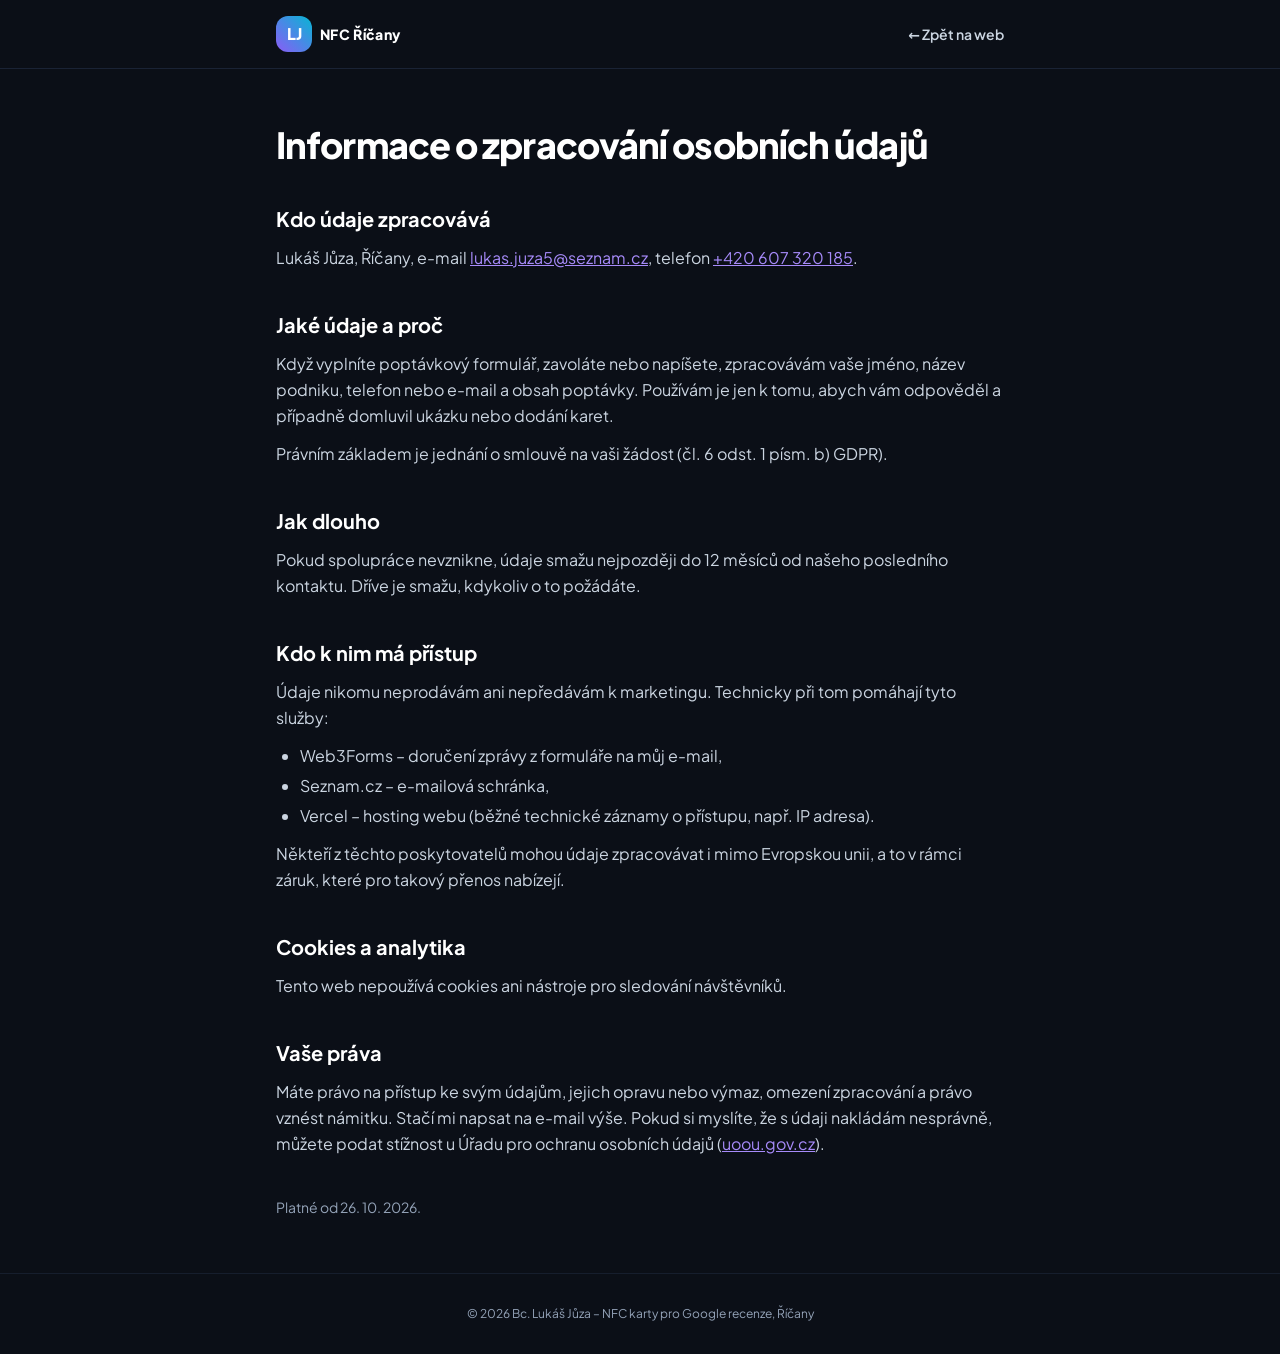
<file: ochrana-udaju.html>
<!DOCTYPE html>
<html lang="cs">
<head>
  <meta charset="UTF-8">
  <meta name="viewport" content="width=device-width, initial-scale=1, viewport-fit=cover">
  <title>Ochrana osobních údajů | NFC Říčany</title>
  <meta name="robots" content="noindex">
  <meta name="theme-color" content="#0B0F17">
  <link rel="icon" href="data:image/svg+xml,%3Csvg xmlns='http://www.w3.org/2000/svg' viewBox='0 0 64 64'%3E%3Crect width='64' height='64' rx='14' fill='%238B5CF6'/%3E%3Ctext x='32' y='42' font-size='28' font-weight='800' text-anchor='middle' fill='white' font-family='Arial'%3ELJ%3C/text%3E%3C/svg%3E">
  <link rel="stylesheet" href="styles.css">
</head>

<body class="bg-brand-bg font-sans text-slate-300 antialiased">

  <header class="border-b border-brand-cardBorder/80">
    <nav class="mx-auto flex max-w-3xl items-center justify-between px-5 py-4" aria-label="Hlavní navigace">
      <a href="index.html" class="flex items-center gap-2" aria-label="Zpět na hlavní stránku">
        <span class="flex h-9 w-9 items-center justify-center rounded-xl bg-gradient-to-tr from-brand-purple to-brand-cyan text-base font-extrabold text-white">LJ</span>
        <span class="text-sm font-extrabold tracking-wide text-white">NFC Říčany</span>
      </a>
      <a href="index.html" class="text-sm font-semibold hover:text-white">← Zpět na web</a>
    </nav>
  </header>

  <main class="mx-auto max-w-3xl px-5 py-14 text-base leading-relaxed">
    <h1 class="text-3xl font-extrabold tracking-tight text-white sm:text-4xl">Informace o zpracování osobních údajů</h1>

    <h2 class="mt-10 text-xl font-bold text-white">Kdo údaje zpracovává</h2>
    <p class="mt-3">Lukáš Jůza, Říčany, e-mail <a href="mailto:lukas.juza5@seznam.cz" class="text-brand-purpleSoft underline">lukas.juza5@seznam.cz</a>, telefon <a href="tel:+420607320185" class="text-brand-purpleSoft underline">+420 607 320 185</a>.</p>

    <h2 class="mt-10 text-xl font-bold text-white">Jaké údaje a proč</h2>
    <p class="mt-3">Když vyplníte poptávkový formulář, zavoláte nebo napíšete, zpracovávám vaše jméno, název podniku, telefon nebo e-mail a obsah poptávky. Používám je jen k tomu, abych vám odpověděl a případně domluvil ukázku nebo dodání karet.</p>
    <p class="mt-3">Právním základem je jednání o smlouvě na vaši žádost (čl. 6 odst. 1 písm. b) GDPR).</p>

    <h2 class="mt-10 text-xl font-bold text-white">Jak dlouho</h2>
    <p class="mt-3">Pokud spolupráce nevznikne, údaje smažu nejpozději do 12 měsíců od našeho posledního kontaktu. Dříve je smažu, kdykoliv o to požádáte.</p>

    <h2 class="mt-10 text-xl font-bold text-white">Kdo k nim má přístup</h2>
    <p class="mt-3">Údaje nikomu neprodávám ani nepředávám k marketingu. Technicky při tom pomáhají tyto služby:</p>
    <ul class="mt-3 list-disc space-y-1 pl-6">
      <li>Web3Forms – doručení zprávy z formuláře na můj e-mail,</li>
      <li>Seznam.cz – e-mailová schránka,</li>
      <li>Vercel – hosting webu (běžné technické záznamy o přístupu, např. IP adresa).</li>
    </ul>
    <p class="mt-3">Někteří z těchto poskytovatelů mohou údaje zpracovávat i mimo Evropskou unii, a to v rámci záruk, které pro takový přenos nabízejí.</p>

    <h2 class="mt-10 text-xl font-bold text-white">Cookies a analytika</h2>
    <p class="mt-3">Tento web nepoužívá cookies ani nástroje pro sledování návštěvníků.</p>

    <h2 class="mt-10 text-xl font-bold text-white">Vaše práva</h2>
    <p class="mt-3">Máte právo na přístup ke svým údajům, jejich opravu nebo výmaz, omezení zpracování a právo vznést námitku. Stačí mi napsat na e-mail výše. Pokud si myslíte, že s údaji nakládám nesprávně, můžete podat stížnost u Úřadu pro ochranu osobních údajů (<a href="https://uoou.gov.cz" class="text-brand-purpleSoft underline" rel="noopener">uoou.gov.cz</a>).</p>

    <p class="mt-10 text-sm text-slate-400">Platné od 26. 10. 2026.</p>
  </main>

  <footer class="border-t border-brand-cardBorder/60 py-8 text-center text-xs text-slate-400">
    <p>© 2026 Bc. Lukáš Jůza – NFC karty pro Google recenze, Říčany</p>
  </footer>
</body>
</html>
</file>
<file: styles.css>
@font-face{font-family:Plus Jakarta Sans;font-style:normal;font-display:swap;font-weight:200 800;src:url(fonts/plus-jakarta-sans-latin-ext-wght-normal.woff2) format("woff2");unicode-range:u+0100-02ba,u+02bd-02c5,u+02c7-02cc,u+02ce-02d7,u+02dd-02ff,u+0304,u+0308,u+0329,u+1d00-1dbf,u+1e00-1e9f,u+1ef2-1eff,u+2020,u+20a0-20ab,u+20ad-20c0,u+2113,u+2c60-2c7f,u+a720-a7ff}@font-face{font-family:Plus Jakarta Sans;font-style:normal;font-display:swap;font-weight:200 800;src:url(fonts/plus-jakarta-sans-latin-wght-normal.woff2) format("woff2");unicode-range:u+00??,u+0131,u+0152-0153,u+02bb-02bc,u+02c6,u+02da,u+02dc,u+0304,u+0308,u+0329,u+2000-206f,u+20ac,u+2122,u+2191,u+2193,u+2212,u+2215,u+feff,u+fffd}*,:after,:before{--tw-border-spacing-x:0;--tw-border-spacing-y:0;--tw-translate-x:0;--tw-translate-y:0;--tw-rotate:0;--tw-skew-x:0;--tw-skew-y:0;--tw-scale-x:1;--tw-scale-y:1;--tw-pan-x: ;--tw-pan-y: ;--tw-pinch-zoom: ;--tw-scroll-snap-strictness:proximity;--tw-gradient-from-position: ;--tw-gradient-via-position: ;--tw-gradient-to-position: ;--tw-ordinal: ;--tw-slashed-zero: ;--tw-numeric-figure: ;--tw-numeric-spacing: ;--tw-numeric-fraction: ;--tw-ring-inset: ;--tw-ring-offset-width:0px;--tw-ring-offset-color:#fff;--tw-ring-color:rgba(59,130,246,.5);--tw-ring-offset-shadow:0 0 #0000;--tw-ring-shadow:0 0 #0000;--tw-shadow:0 0 #0000;--tw-shadow-colored:0 0 #0000;--tw-blur: ;--tw-brightness: ;--tw-contrast: ;--tw-grayscale: ;--tw-hue-rotate: ;--tw-invert: ;--tw-saturate: ;--tw-sepia: ;--tw-drop-shadow: ;--tw-backdrop-blur: ;--tw-backdrop-brightness: ;--tw-backdrop-contrast: ;--tw-backdrop-grayscale: ;--tw-backdrop-hue-rotate: ;--tw-backdrop-invert: ;--tw-backdrop-opacity: ;--tw-backdrop-saturate: ;--tw-backdrop-sepia: ;--tw-contain-size: ;--tw-contain-layout: ;--tw-contain-paint: ;--tw-contain-style: }::backdrop{--tw-border-spacing-x:0;--tw-border-spacing-y:0;--tw-translate-x:0;--tw-translate-y:0;--tw-rotate:0;--tw-skew-x:0;--tw-skew-y:0;--tw-scale-x:1;--tw-scale-y:1;--tw-pan-x: ;--tw-pan-y: ;--tw-pinch-zoom: ;--tw-scroll-snap-strictness:proximity;--tw-gradient-from-position: ;--tw-gradient-via-position: ;--tw-gradient-to-position: ;--tw-ordinal: ;--tw-slashed-zero: ;--tw-numeric-figure: ;--tw-numeric-spacing: ;--tw-numeric-fraction: ;--tw-ring-inset: ;--tw-ring-offset-width:0px;--tw-ring-offset-color:#fff;--tw-ring-color:rgba(59,130,246,.5);--tw-ring-offset-shadow:0 0 #0000;--tw-ring-shadow:0 0 #0000;--tw-shadow:0 0 #0000;--tw-shadow-colored:0 0 #0000;--tw-blur: ;--tw-brightness: ;--tw-contrast: ;--tw-grayscale: ;--tw-hue-rotate: ;--tw-invert: ;--tw-saturate: ;--tw-sepia: ;--tw-drop-shadow: ;--tw-backdrop-blur: ;--tw-backdrop-brightness: ;--tw-backdrop-contrast: ;--tw-backdrop-grayscale: ;--tw-backdrop-hue-rotate: ;--tw-backdrop-invert: ;--tw-backdrop-opacity: ;--tw-backdrop-saturate: ;--tw-backdrop-sepia: ;--tw-contain-size: ;--tw-contain-layout: ;--tw-contain-paint: ;--tw-contain-style: }

/*! tailwindcss v3.4.17 | MIT License | https://tailwindcss.com*/*,:after,:before{box-sizing:border-box;border:0 solid #e5e7eb}:after,:before{--tw-content:""}:host,html{line-height:1.5;-webkit-text-size-adjust:100%;-moz-tab-size:4;-o-tab-size:4;tab-size:4;font-family:Plus Jakarta Sans,system-ui,sans-serif;font-feature-settings:normal;font-variation-settings:normal;-webkit-tap-highlight-color:transparent}body{margin:0;line-height:inherit}hr{height:0;color:inherit;border-top-width:1px}abbr:where([title]){-webkit-text-decoration:underline dotted;text-decoration:underline dotted}h1,h2,h3,h4,h5,h6{font-size:inherit;font-weight:inherit}a{color:inherit;text-decoration:inherit}b,strong{font-weight:bolder}code,kbd,pre,samp{font-family:ui-monospace,SFMono-Regular,Menlo,Monaco,Consolas,Liberation Mono,Courier New,monospace;font-feature-settings:normal;font-variation-settings:normal;font-size:1em}small{font-size:80%}sub,sup{font-size:75%;line-height:0;position:relative;vertical-align:baseline}sub{bottom:-.25em}sup{top:-.5em}table{text-indent:0;border-color:inherit;border-collapse:collapse}button,input,optgroup,select,textarea{font-family:inherit;font-feature-settings:inherit;font-variation-settings:inherit;font-size:100%;font-weight:inherit;line-height:inherit;letter-spacing:inherit;color:inherit;margin:0;padding:0}button,select{text-transform:none}button,input:where([type=button]),input:where([type=reset]),input:where([type=submit]){-webkit-appearance:button;background-color:transparent;background-image:none}:-moz-focusring{outline:auto}:-moz-ui-invalid{box-shadow:none}progress{vertical-align:baseline}::-webkit-inner-spin-button,::-webkit-outer-spin-button{height:auto}[type=search]{-webkit-appearance:textfield;outline-offset:-2px}::-webkit-search-decoration{-webkit-appearance:none}::-webkit-file-upload-button{-webkit-appearance:button;font:inherit}summary{display:list-item}blockquote,dd,dl,figure,h1,h2,h3,h4,h5,h6,hr,p,pre{margin:0}fieldset{margin:0}fieldset,legend{padding:0}menu,ol,ul{list-style:none;margin:0;padding:0}dialog{padding:0}textarea{resize:vertical}input::-moz-placeholder,textarea::-moz-placeholder{opacity:1;color:#9ca3af}input::placeholder,textarea::placeholder{opacity:1;color:#9ca3af}[role=button],button{cursor:pointer}:disabled{cursor:default}audio,canvas,embed,iframe,img,object,svg,video{display:block;vertical-align:middle}img,video{max-width:100%;height:auto}[hidden]:where(:not([hidden=until-found])){display:none}.pointer-events-none{pointer-events:none}.fixed{position:fixed}.absolute{position:absolute}.relative{position:relative}.sticky{position:sticky}.inset-0{inset:0}.inset-x-0{left:0;right:0}.-bottom-10{bottom:-2.5rem}.-left-\[3\.55rem\]{left:-3.55rem}.-right-10{right:-2.5rem}.-right-16{right:-4rem}.-right-20{right:-5rem}.-top-16{top:-4rem}.-top-20{top:-5rem}.-top-3\.5{top:-.875rem}.bottom-0{bottom:0}.left-1\/2{left:50%}.top-0{top:0}.top-1\/2{top:50%}.top-1\/3{top:33.333333%}.z-40{z-index:40}.z-50{z-index:50}.order-first{order:-9999}.mx-auto{margin-left:auto;margin-right:auto}.my-6{margin-top:1.5rem;margin-bottom:1.5rem}.mb-1{margin-bottom:.25rem}.mt-0\.5{margin-top:.125rem}.mt-1{margin-top:.25rem}.mt-10{margin-top:2.5rem}.mt-12{margin-top:3rem}.mt-14{margin-top:3.5rem}.mt-2{margin-top:.5rem}.mt-3{margin-top:.75rem}.mt-4{margin-top:1rem}.mt-5{margin-top:1.25rem}.mt-6{margin-top:1.5rem}.mt-8{margin-top:2rem}.block{display:block}.flex{display:flex}.inline-flex{display:inline-flex}.grid{display:grid}.hidden{display:none}.h-10{height:2.5rem}.h-11{height:2.75rem}.h-20{height:5rem}.h-4{height:1rem}.h-44{height:11rem}.h-5{height:1.25rem}.h-6{height:1.5rem}.h-64{height:16rem}.h-9{height:2.25rem}.h-\[400px\]{height:400px}.h-\[500px\]{height:500px}.h-auto{height:auto}.w-10{width:2.5rem}.w-11{width:2.75rem}.w-20{width:5rem}.w-4{width:1rem}.w-44{width:11rem}.w-5{width:1.25rem}.w-6{width:1.5rem}.w-64{width:16rem}.w-9{width:2.25rem}.w-\[400px\]{width:400px}.w-\[500px\]{width:500px}.w-\[600px\]{width:600px}.w-full{width:100%}.max-w-2xl{max-width:42rem}.max-w-3xl{max-width:48rem}.max-w-4xl{max-width:56rem}.max-w-5xl{max-width:64rem}.max-w-7xl{max-width:80rem}.max-w-\[13rem\]{max-width:13rem}.max-w-sm{max-width:24rem}.max-w-xl{max-width:36rem}.shrink-0{flex-shrink:0}.origin-\[52\%_51\%\]{transform-origin:52% 51%}.-translate-x-1\/2{--tw-translate-x:-50%}.-translate-x-1\/2,.-translate-y-1\/2{transform:translate(var(--tw-translate-x),var(--tw-translate-y)) rotate(var(--tw-rotate)) skewX(var(--tw-skew-x)) skewY(var(--tw-skew-y)) scaleX(var(--tw-scale-x)) scaleY(var(--tw-scale-y))}.-translate-y-1\/2{--tw-translate-y:-50%}.scale-\[1\.45\]{--tw-scale-x:1.45;--tw-scale-y:1.45;transform:translate(var(--tw-translate-x),var(--tw-translate-y)) rotate(var(--tw-rotate)) skewX(var(--tw-skew-x)) skewY(var(--tw-skew-y)) scaleX(var(--tw-scale-x)) scaleY(var(--tw-scale-y))}.cursor-pointer{cursor:pointer}.list-disc{list-style-type:disc}.grid-cols-2{grid-template-columns:repeat(2,minmax(0,1fr))}.flex-col{flex-direction:column}.flex-wrap{flex-wrap:wrap}.items-start{align-items:flex-start}.items-center{align-items:center}.justify-center{justify-content:center}.justify-between{justify-content:space-between}.gap-1{gap:.25rem}.gap-10{gap:2.5rem}.gap-12{gap:3rem}.gap-2{gap:.5rem}.gap-3{gap:.75rem}.gap-4{gap:1rem}.gap-6{gap:1.5rem}.gap-8{gap:2rem}.gap-x-10{-moz-column-gap:2.5rem;column-gap:2.5rem}.gap-x-6{-moz-column-gap:1.5rem;column-gap:1.5rem}.gap-y-3{row-gap:.75rem}.gap-y-7{row-gap:1.75rem}.space-y-1>:not([hidden])~:not([hidden]){--tw-space-y-reverse:0;margin-top:calc(.25rem*(1 - var(--tw-space-y-reverse)));margin-bottom:calc(.25rem*var(--tw-space-y-reverse))}.space-y-10>:not([hidden])~:not([hidden]){--tw-space-y-reverse:0;margin-top:calc(2.5rem*(1 - var(--tw-space-y-reverse)));margin-bottom:calc(2.5rem*var(--tw-space-y-reverse))}.space-y-3>:not([hidden])~:not([hidden]){--tw-space-y-reverse:0;margin-top:calc(.75rem*(1 - var(--tw-space-y-reverse)));margin-bottom:calc(.75rem*var(--tw-space-y-reverse))}.space-y-4>:not([hidden])~:not([hidden]){--tw-space-y-reverse:0;margin-top:calc(1rem*(1 - var(--tw-space-y-reverse)));margin-bottom:calc(1rem*var(--tw-space-y-reverse))}.overflow-hidden{overflow:hidden}.scroll-smooth{scroll-behavior:smooth}.whitespace-nowrap{white-space:nowrap}.rounded-2xl{border-radius:1rem}.rounded-full{border-radius:9999px}.rounded-lg{border-radius:.5rem}.rounded-xl{border-radius:.75rem}.border{border-width:1px}.border-2{border-width:2px}.border-b{border-bottom-width:1px}.border-l{border-left-width:1px}.border-l-2{border-left-width:2px}.border-t{border-top-width:1px}.border-amber-400\/50{border-color:rgba(251,191,36,.5)}.border-brand-cardBorder{--tw-border-opacity:1;border-color:rgb(31 41 61/var(--tw-border-opacity,1))}.border-brand-cardBorder\/60{border-color:rgba(31,41,61,.6)}.border-brand-cardBorder\/80{border-color:rgba(31,41,61,.8)}.border-brand-cyan\/40{border-color:rgba(6,182,212,.4)}.border-brand-cyan\/50{border-color:rgba(6,182,212,.5)}.border-brand-emerald\/40{border-color:rgba(16,185,129,.4)}.border-brand-purple{--tw-border-opacity:1;border-color:rgb(139 92 246/var(--tw-border-opacity,1))}.border-brand-purple\/30{border-color:rgba(139,92,246,.3)}.border-brand-purple\/40{border-color:rgba(139,92,246,.4)}.border-brand-purple\/50{border-color:rgba(139,92,246,.5)}.border-brand-purple\/60{border-color:rgba(139,92,246,.6)}.bg-brand-bg{--tw-bg-opacity:1;background-color:rgb(11 15 23/var(--tw-bg-opacity,1))}.bg-brand-bg\/60{background-color:rgba(11,15,23,.6)}.bg-brand-bg\/80{background-color:rgba(11,15,23,.8)}.bg-brand-bg\/95{background-color:rgba(11,15,23,.95)}.bg-brand-card{--tw-bg-opacity:1;background-color:rgb(19 25 38/var(--tw-bg-opacity,1))}.bg-brand-card\/20{background-color:rgba(19,25,38,.2)}.bg-brand-card\/30{background-color:rgba(19,25,38,.3)}.bg-brand-card\/40{background-color:rgba(19,25,38,.4)}.bg-brand-card\/80{background-color:rgba(19,25,38,.8)}.bg-brand-cyan\/20{background-color:rgba(6,182,212,.2)}.bg-brand-emerald\/10{background-color:rgba(16,185,129,.1)}.bg-brand-emerald\/20{background-color:rgba(16,185,129,.2)}.bg-brand-purple\/10{background-color:rgba(139,92,246,.1)}.bg-brand-purple\/20{background-color:rgba(139,92,246,.2)}.bg-gradient-to-b{background-image:linear-gradient(to bottom,var(--tw-gradient-stops))}.bg-gradient-to-tr{background-image:linear-gradient(to top right,var(--tw-gradient-stops))}.from-\[\#181A29\]{--tw-gradient-from:#181a29 var(--tw-gradient-from-position);--tw-gradient-to:rgba(24,26,41,0) var(--tw-gradient-to-position);--tw-gradient-stops:var(--tw-gradient-from),var(--tw-gradient-to)}.from-brand-purple{--tw-gradient-from:#8b5cf6 var(--tw-gradient-from-position);--tw-gradient-to:rgba(139,92,246,0) var(--tw-gradient-to-position);--tw-gradient-stops:var(--tw-gradient-from),var(--tw-gradient-to)}.to-brand-card{--tw-gradient-to:#131926 var(--tw-gradient-to-position)}.to-brand-cyan{--tw-gradient-to:#06b6d4 var(--tw-gradient-to-position)}.object-cover{-o-object-fit:cover;object-fit:cover}.p-2{padding:.5rem}.p-4{padding:1rem}.p-6{padding:1.5rem}.p-8{padding:2rem}.px-4{padding-left:1rem;padding-right:1rem}.px-5{padding-left:1.25rem;padding-right:1.25rem}.px-6{padding-left:1.5rem;padding-right:1.5rem}.px-7{padding-left:1.75rem;padding-right:1.75rem}.py-1{padding-top:.25rem;padding-bottom:.25rem}.py-14{padding-top:3.5rem;padding-bottom:3.5rem}.py-2\.5{padding-top:.625rem;padding-bottom:.625rem}.py-20{padding-top:5rem;padding-bottom:5rem}.py-3{padding-top:.75rem;padding-bottom:.75rem}.py-3\.5{padding-top:.875rem;padding-bottom:.875rem}.py-4{padding-top:1rem;padding-bottom:1rem}.py-8{padding-top:2rem;padding-bottom:2rem}.pb-14{padding-bottom:3.5rem}.pb-28{padding-bottom:7rem}.pb-5{padding-bottom:1.25rem}.pl-10{padding-left:2.5rem}.pl-5{padding-left:1.25rem}.pl-6{padding-left:1.5rem}.pt-3{padding-top:.75rem}.pt-6{padding-top:1.5rem}.pt-8{padding-top:2rem}.text-center{text-align:center}.font-sans{font-family:Plus Jakarta Sans,system-ui,sans-serif}.text-2xl{font-size:1.5rem;line-height:2rem}.text-3xl{font-size:1.875rem;line-height:2.25rem}.text-4xl{font-size:2.25rem;line-height:2.5rem}.text-\[11px\]{font-size:11px}.text-base{font-size:1rem;line-height:1.5rem}.text-lg{font-size:1.125rem;line-height:1.75rem}.text-sm{font-size:.875rem;line-height:1.25rem}.text-xl{font-size:1.25rem;line-height:1.75rem}.text-xs{font-size:.75rem;line-height:1rem}.font-bold{font-weight:700}.font-extrabold{font-weight:800}.font-medium{font-weight:500}.font-semibold{font-weight:600}.leading-\[1\.1\]{line-height:1.1}.leading-none{line-height:1}.leading-relaxed{line-height:1.625}.leading-tight{line-height:1.25}.tracking-tight{letter-spacing:-.025em}.tracking-wide{letter-spacing:.025em}.text-amber-400{--tw-text-opacity:1;color:rgb(251 191 36/var(--tw-text-opacity,1))}.text-amber-400\/80{color:rgba(251,191,36,.8)}.text-brand-cyan{--tw-text-opacity:1;color:rgb(6 182 212/var(--tw-text-opacity,1))}.text-brand-emerald{--tw-text-opacity:1;color:rgb(16 185 129/var(--tw-text-opacity,1))}.text-brand-purple{--tw-text-opacity:1;color:rgb(139 92 246/var(--tw-text-opacity,1))}.text-brand-purpleSoft{--tw-text-opacity:1;color:rgb(167 139 250/var(--tw-text-opacity,1))}.text-red-400{--tw-text-opacity:1;color:rgb(248 113 113/var(--tw-text-opacity,1))}.text-slate-100{--tw-text-opacity:1;color:rgb(241 245 249/var(--tw-text-opacity,1))}.text-slate-200{--tw-text-opacity:1;color:rgb(226 232 240/var(--tw-text-opacity,1))}.text-slate-300{--tw-text-opacity:1;color:rgb(203 213 225/var(--tw-text-opacity,1))}.text-slate-400{--tw-text-opacity:1;color:rgb(148 163 184/var(--tw-text-opacity,1))}.text-white{--tw-text-opacity:1;color:rgb(255 255 255/var(--tw-text-opacity,1))}.underline{text-decoration-line:underline}.antialiased{-webkit-font-smoothing:antialiased;-moz-osx-font-smoothing:grayscale}.placeholder-slate-500::-moz-placeholder{--tw-placeholder-opacity:1;color:rgb(100 116 139/var(--tw-placeholder-opacity,1))}.placeholder-slate-500::placeholder{--tw-placeholder-opacity:1;color:rgb(100 116 139/var(--tw-placeholder-opacity,1))}.opacity-30{opacity:.3}.opacity-70{opacity:.7}.shadow-2xl{--tw-shadow:0 25px 50px -12px rgba(0,0,0,.25);--tw-shadow-colored:0 25px 50px -12px var(--tw-shadow-color)}.shadow-2xl,.shadow-lg{box-shadow:var(--tw-ring-offset-shadow,0 0 #0000),var(--tw-ring-shadow,0 0 #0000),var(--tw-shadow)}.shadow-lg{--tw-shadow:0 10px 15px -3px rgba(0,0,0,.1),0 4px 6px -4px rgba(0,0,0,.1);--tw-shadow-colored:0 10px 15px -3px var(--tw-shadow-color),0 4px 6px -4px var(--tw-shadow-color)}.shadow-md{--tw-shadow:0 4px 6px -1px rgba(0,0,0,.1),0 2px 4px -2px rgba(0,0,0,.1);--tw-shadow-colored:0 4px 6px -1px var(--tw-shadow-color),0 2px 4px -2px var(--tw-shadow-color)}.shadow-md,.shadow-xl{box-shadow:var(--tw-ring-offset-shadow,0 0 #0000),var(--tw-ring-shadow,0 0 #0000),var(--tw-shadow)}.shadow-xl{--tw-shadow:0 20px 25px -5px rgba(0,0,0,.1),0 8px 10px -6px rgba(0,0,0,.1);--tw-shadow-colored:0 20px 25px -5px var(--tw-shadow-color),0 8px 10px -6px var(--tw-shadow-color)}.shadow-brand-purple\/20{--tw-shadow-color:rgba(139,92,246,.2);--tw-shadow:var(--tw-shadow-colored)}.shadow-brand-purple\/30{--tw-shadow-color:rgba(139,92,246,.3);--tw-shadow:var(--tw-shadow-colored)}.blur-2xl{--tw-blur:blur(40px)}.blur-2xl,.blur-3xl{filter:var(--tw-blur) var(--tw-brightness) var(--tw-contrast) var(--tw-grayscale) var(--tw-hue-rotate) var(--tw-invert) var(--tw-saturate) var(--tw-sepia) var(--tw-drop-shadow)}.blur-3xl{--tw-blur:blur(64px)}.backdrop-blur-md{--tw-backdrop-blur:blur(12px);-webkit-backdrop-filter:var(--tw-backdrop-blur) var(--tw-backdrop-brightness) var(--tw-backdrop-contrast) var(--tw-backdrop-grayscale) var(--tw-backdrop-hue-rotate) var(--tw-backdrop-invert) var(--tw-backdrop-opacity) var(--tw-backdrop-saturate) var(--tw-backdrop-sepia);backdrop-filter:var(--tw-backdrop-blur) var(--tw-backdrop-brightness) var(--tw-backdrop-contrast) var(--tw-backdrop-grayscale) var(--tw-backdrop-hue-rotate) var(--tw-backdrop-invert) var(--tw-backdrop-opacity) var(--tw-backdrop-saturate) var(--tw-backdrop-sepia)}.transition-all{transition-property:all;transition-timing-function:cubic-bezier(.4,0,.2,1);transition-duration:.15s}.transition-colors{transition-property:color,background-color,border-color,text-decoration-color,fill,stroke;transition-timing-function:cubic-bezier(.4,0,.2,1);transition-duration:.15s}.transition-transform{transition-property:transform;transition-timing-function:cubic-bezier(.4,0,.2,1);transition-duration:.15s}.duration-300{transition-duration:.3s}.glow-purple{background:radial-gradient(circle,rgba(139,92,246,.2) 0,transparent 70%)}.glow-cyan{background:radial-gradient(circle,rgba(6,182,212,.18) 0,transparent 70%)}.purple-gradient-text{background:linear-gradient(135deg,#fff 30%,#a78bfa 70%,#06b6d4);-webkit-background-clip:text;background-clip:text;color:transparent}.purple-btn-gradient{background:linear-gradient(135deg,#7c3aed,#6366f1)}.purple-btn-gradient:hover{background:linear-gradient(135deg,#8b5cf6,#4f46e5);box-shadow:0 0 25px rgba(124,58,237,.45)}@keyframes nfcPulse{0%{transform:scale(.6);opacity:.7}to{transform:scale(1.5);opacity:0}}.nfc-ring{animation:nfcPulse 3s ease-out infinite}.nfc-ring-2{animation-delay:1s}.nfc-ring-3{animation-delay:2s}details>summary{list-style:none}details>summary::-webkit-details-marker{display:none}details[open] .faq-icon{transform:rotate(45deg)}section[id]{scroll-margin-top:4.5rem}.safe-bottom{padding-bottom:calc(.75rem + env(safe-area-inset-bottom, 0px))}a:focus-visible,button:focus-visible,input:focus-visible,select:focus-visible,summary:focus-visible,textarea:focus-visible{outline:2px solid #a78bfa;outline-offset:3px}.hp-field{position:absolute;left:-9999px;width:1px;height:1px;overflow:hidden}@media (prefers-reduced-motion:reduce){html{scroll-behavior:auto!important}.animate-pulse,.nfc-ring{animation:none!important}*{transition-duration:.01ms!important}}.selection\:bg-brand-purple ::-moz-selection{--tw-bg-opacity:1;background-color:rgb(139 92 246/var(--tw-bg-opacity,1))}.selection\:bg-brand-purple ::selection{--tw-bg-opacity:1;background-color:rgb(139 92 246/var(--tw-bg-opacity,1))}.selection\:text-white ::-moz-selection{--tw-text-opacity:1;color:rgb(255 255 255/var(--tw-text-opacity,1))}.selection\:text-white ::selection{--tw-text-opacity:1;color:rgb(255 255 255/var(--tw-text-opacity,1))}.selection\:bg-brand-purple::-moz-selection{--tw-bg-opacity:1;background-color:rgb(139 92 246/var(--tw-bg-opacity,1))}.selection\:bg-brand-purple::selection{--tw-bg-opacity:1;background-color:rgb(139 92 246/var(--tw-bg-opacity,1))}.selection\:text-white::-moz-selection{--tw-text-opacity:1;color:rgb(255 255 255/var(--tw-text-opacity,1))}.selection\:text-white::selection{--tw-text-opacity:1;color:rgb(255 255 255/var(--tw-text-opacity,1))}.hover\:scale-\[1\.02\]:hover{--tw-scale-x:1.02;--tw-scale-y:1.02;transform:translate(var(--tw-translate-x),var(--tw-translate-y)) rotate(var(--tw-rotate)) skewX(var(--tw-skew-x)) skewY(var(--tw-skew-y)) scaleX(var(--tw-scale-x)) scaleY(var(--tw-scale-y))}.hover\:border-brand-purple:hover{--tw-border-opacity:1;border-color:rgb(139 92 246/var(--tw-border-opacity,1))}.hover\:text-white:hover{--tw-text-opacity:1;color:rgb(255 255 255/var(--tw-text-opacity,1))}.focus\:border-brand-purple:focus{--tw-border-opacity:1;border-color:rgb(139 92 246/var(--tw-border-opacity,1))}.disabled\:cursor-wait:disabled{cursor:wait}.disabled\:opacity-60:disabled{opacity:.6}@media (min-width:640px){.sm\:grid-cols-2{grid-template-columns:repeat(2,minmax(0,1fr))}.sm\:flex-row{flex-direction:row}.sm\:items-center{align-items:center}.sm\:justify-between{justify-content:space-between}.sm\:p-10{padding:2.5rem}.sm\:p-8{padding:2rem}.sm\:text-4xl{font-size:2.25rem;line-height:2.5rem}.sm\:text-5xl{font-size:3rem;line-height:1}.sm\:text-lg{font-size:1.125rem;line-height:1.75rem}}@media (min-width:768px){.md\:order-none{order:0}.md\:inline-block{display:inline-block}.md\:flex{display:flex}.md\:hidden{display:none}.md\:scale-105{--tw-scale-x:1.05;--tw-scale-y:1.05;transform:translate(var(--tw-translate-x),var(--tw-translate-y)) rotate(var(--tw-rotate)) skewX(var(--tw-skew-x)) skewY(var(--tw-skew-y)) scaleX(var(--tw-scale-x)) scaleY(var(--tw-scale-y))}.md\:grid-cols-3{grid-template-columns:repeat(3,minmax(0,1fr))}.md\:pb-8{padding-bottom:2rem}}@media (min-width:1024px){.lg\:sticky{position:sticky}.lg\:top-28{top:7rem}.lg\:col-span-5{grid-column:span 5/span 5}.lg\:col-span-7{grid-column:span 7/span 7}.lg\:col-start-1{grid-column-start:1}.lg\:col-start-6{grid-column-start:6}.lg\:row-span-2{grid-row:span 2/span 2}.lg\:row-start-1{grid-row-start:1}.lg\:row-start-2{grid-row-start:2}.lg\:mx-0{margin-left:0;margin-right:0}.lg\:flex{display:flex}.lg\:hidden{display:none}.lg\:grid-cols-12{grid-template-columns:repeat(12,minmax(0,1fr))}.lg\:grid-cols-2{grid-template-columns:repeat(2,minmax(0,1fr))}.lg\:grid-cols-3{grid-template-columns:repeat(3,minmax(0,1fr))}.lg\:items-center{align-items:center}.lg\:justify-start{justify-content:flex-start}.lg\:gap-14{gap:3.5rem}.lg\:self-start{align-self:flex-start}.lg\:px-8{padding-left:2rem;padding-right:2rem}.lg\:py-24{padding-top:6rem;padding-bottom:6rem}.lg\:text-left{text-align:left}.lg\:text-5xl{font-size:3rem;line-height:1}.lg\:text-6xl{font-size:3.75rem;line-height:1}}
</file>
